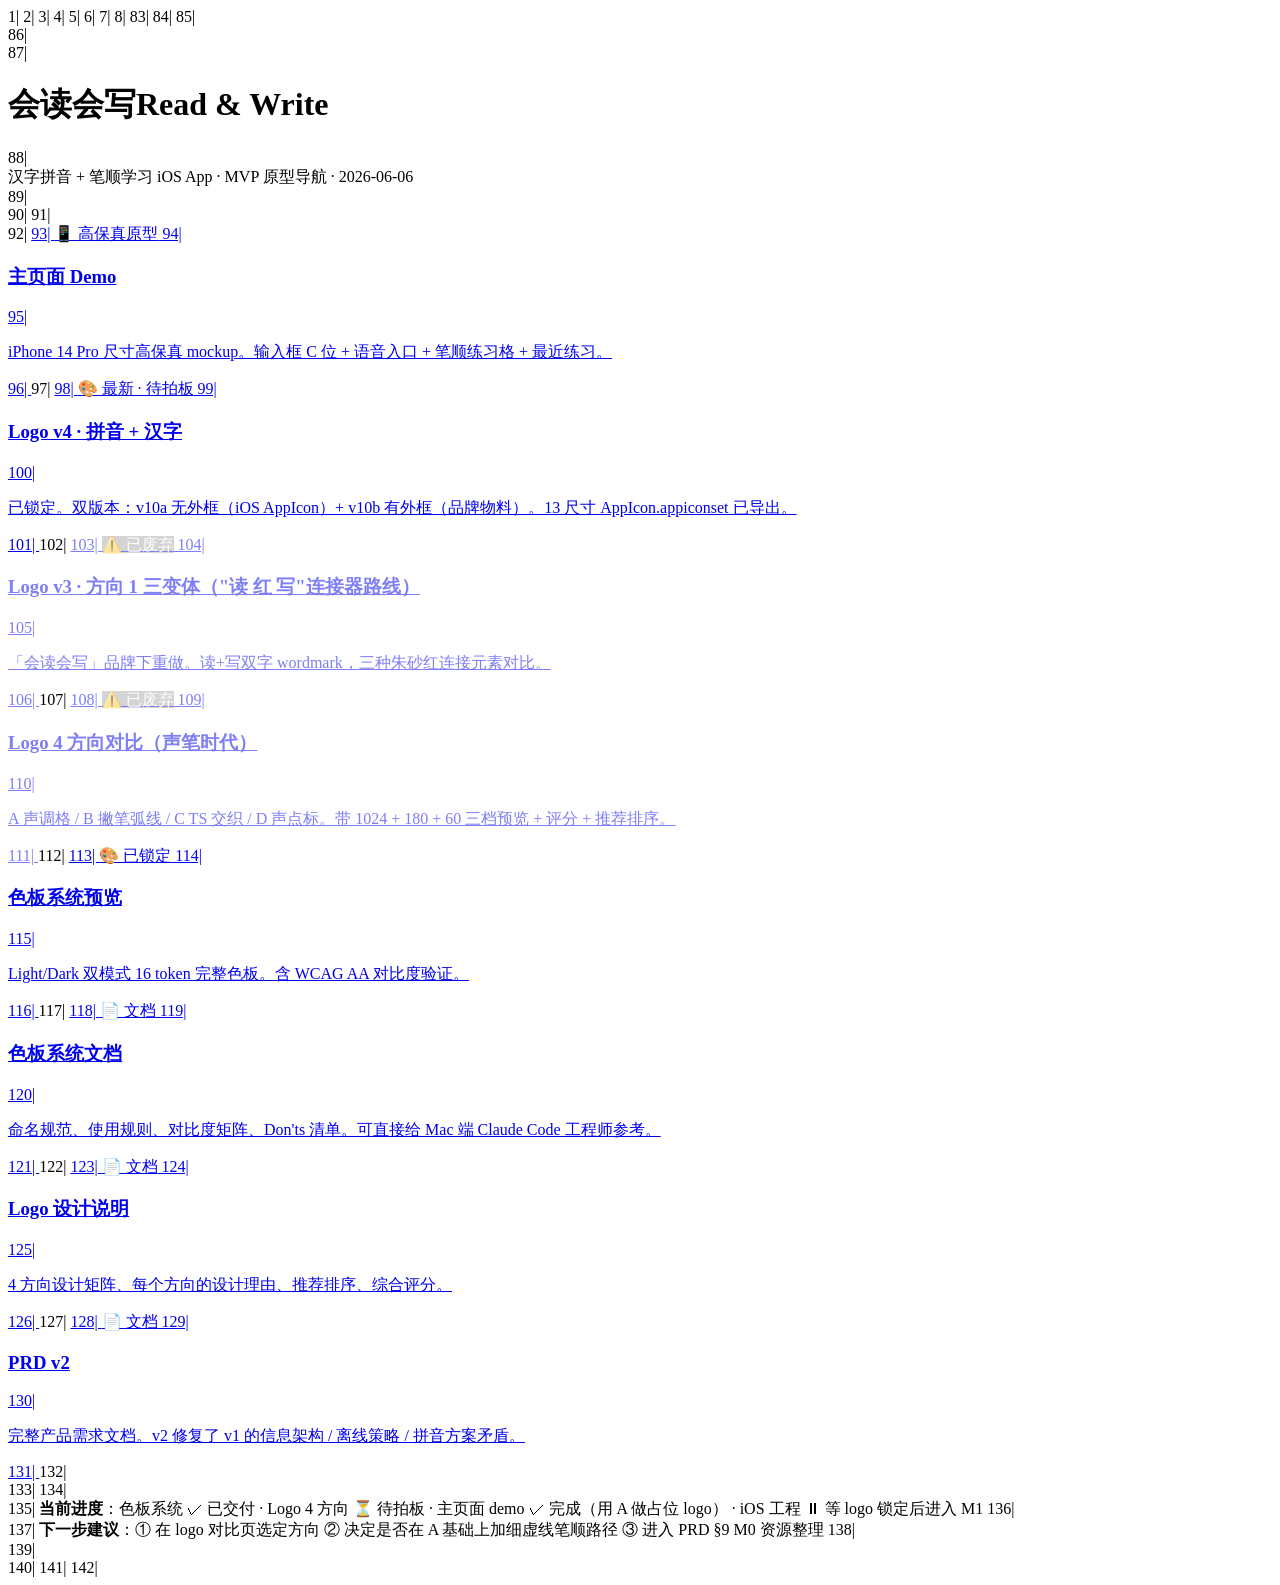
<file: prototype/index.html>
1|<!DOCTYPE html>
2|<html lang="zh-CN">
3|<head>
4|<meta charset="UTF-8">
5|<meta name="viewport" content="width=device-width, initial-scale=1.0">
6|<title>会读会写 · 原型导航</title>
7|<link rel="stylesheet" href="assets/css/tokens.css">
8|<style>
9|  body {
10|    font-family: -apple-system, BlinkMacSystemFont, "PingFang SC", "Noto Sans SC", sans-serif;
11|    background: var(--bg-primary);
12|    color: var(--ink-primary);
13|    margin: 0;
14|    padding: 40px 20px;
15|    min-height: 100vh;
16|    box-sizing: border-box;
17|  }
18|  .wrap { max-width: 720px; margin: 0 auto; }
19|  header { margin-bottom: 32px; }
20|  h1 { font-size: 32px; margin: 0 0 4px; font-weight: 600; letter-spacing: 0.5px; }
21|  h1 .en { color: var(--ink-tertiary); font-size: 18px; font-weight: 400; margin-left: 8px; }
22|  .subtitle { color: var(--ink-tertiary); font-size: 14px; }
23|  .nav-grid {
24|    display: grid;
25|    grid-template-columns: 1fr;
26|    gap: 14px;
27|    margin-top: 24px;
28|  }
29|  @media (min-width: 600px) {
30|    .nav-grid { grid-template-columns: repeat(2, 1fr); }
31|  }
32|  .nav-card {
33|    background: var(--bg-secondary);
34|    border-radius: 16px;
35|    padding: 22px 22px 20px;
36|    text-decoration: none;
37|    color: inherit;
38|    transition: transform 0.15s, box-shadow 0.15s;
39|    border: 1px solid var(--stroke-divider);
40|    display: flex;
41|    flex-direction: column;
42|    gap: 6px;
43|  }
44|  .nav-card:hover {
45|    transform: translateY(-2px);
46|    box-shadow: var(--shadow-card);
47|    border-color: var(--accent-primary);
48|  }
49|  .nav-card .tag {
50|    display: inline-block;
51|    font-size: 11px;
52|    color: var(--accent-primary);
53|    background: var(--bg-primary);
54|    padding: 3px 8px;
55|    border-radius: 4px;
56|    align-self: flex-start;
57|    font-weight: 500;
58|    letter-spacing: 0.5px;
59|    margin-bottom: 4px;
60|  }
61|  .nav-card h3 {
62|    margin: 0 0 4px;
63|    font-size: 17px;
64|    font-weight: 600;
65|  }
66|  .nav-card p {
67|    margin: 0;
68|    color: var(--ink-secondary);
69|    font-size: 13px;
70|    line-height: 1.6;
71|  }
72|  .meta {
73|    margin-top: 36px;
74|    padding: 18px 20px;
75|    background: var(--bg-secondary);
76|    border-radius: 12px;
77|    font-size: 13px;
78|    color: var(--ink-secondary);
79|    line-height: 1.7;
80|  }
81|  .meta strong { color: var(--ink-primary); }
82|</style>
83|</head>
84|<body>
85|<div class="wrap">
86|  <header>
87|    <h1>会读会写<span class="en">Read &amp; Write</span></h1>
88|    <div class="subtitle">汉字拼音 + 笔顺学习 iOS App · MVP 原型导航 · 2026-06-06</div>
89|  </header>
90|
91|  <div class="nav-grid">
92|    <a class="nav-card" href="screens/home.html">
93|      <span class="tag">📱 高保真原型</span>
94|      <h3>主页面 Demo</h3>
95|      <p>iPhone 14 Pro 尺寸高保真 mockup。输入框 C 位 + 语音入口 + 笔顺练习格 + 最近练习。</p>
96|    </a>
97|            <a class="nav-card" href="screens/logo-v4.html">
98|      <span class="tag">🎨 最新 · 待拍板</span>
99|      <h3>Logo v4 · 拼音 + 汉字</h3>
100|      <p>已锁定。双版本：v10a 无外框（iOS AppIcon）+ v10b 有外框（品牌物料）。13 尺寸 AppIcon.appiconset 已导出。</p>
101|    </a>
102|    <a class="nav-card" href="screens/logo-v3.html" style="opacity:0.5">
103|      <span class="tag" style="background:#aaa;color:#fff">⚠️ 已废弃</span>
104|      <h3>Logo v3 · 方向 1 三变体（"读 红 写"连接器路线）</h3>
105|      <p>「会读会写」品牌下重做。读+写双字 wordmark，三种朱砂红连接元素对比。</p>
106|    </a>
107|    <a class="nav-card" href="screens/logo-compare.html" style="opacity:0.5">
108|      <span class="tag" style="background:#aaa;color:#fff">⚠️ 已废弃</span>
109|      <h3>Logo 4 方向对比（声笔时代）</h3>
110|      <p>A 声调格 / B 撇笔弧线 / C TS 交织 / D 声点标。带 1024 + 180 + 60 三档预览 + 评分 + 推荐排序。</p>
111|    </a>
112|    <a class="nav-card" href="../tokens/color-preview.html">
113|      <span class="tag">🎨 已锁定</span>
114|      <h3>色板系统预览</h3>
115|      <p>Light/Dark 双模式 16 token 完整色板。含 WCAG AA 对比度验证。</p>
116|    </a>
117|    <a class="nav-card" href="../COLOR-SYSTEM.md">
118|      <span class="tag">📄 文档</span>
119|      <h3>色板系统文档</h3>
120|      <p>命名规范、使用规则、对比度矩阵、Don'ts 清单。可直接给 Mac 端 Claude Code 工程师参考。</p>
121|    </a>
122|    <a class="nav-card" href="../logos-v2/LOGO-EXPLORATION.md">
123|      <span class="tag">📄 文档</span>
124|      <h3>Logo 设计说明</h3>
125|      <p>4 方向设计矩阵、每个方向的设计理由、推荐排序、综合评分。</p>
126|    </a>
127|    <a class="nav-card" href="../PRD.md">
128|      <span class="tag">📄 文档</span>
129|      <h3>PRD v2</h3>
130|      <p>完整产品需求文档。v2 修复了 v1 的信息架构 / 离线策略 / 拼音方案矛盾。</p>
131|    </a>
132|  </div>
133|
134|  <div class="meta">
135|    <strong>当前进度</strong>：色板系统 ✓ 已交付 · Logo 4 方向 ⏳ 待拍板 · 主页面 demo ✓ 完成（用 A 做占位 logo） · iOS 工程 ⏸ 等 logo 锁定后进入 M1
136|    <br>
137|    <strong>下一步建议</strong>：① 在 logo 对比页选定方向 ② 决定是否在 A 基础上加细虚线笔顺路径 ③ 进入 PRD §9 M0 资源整理
138|  </div>
139|</div>
140|</body>
141|</html>
142|
</file>
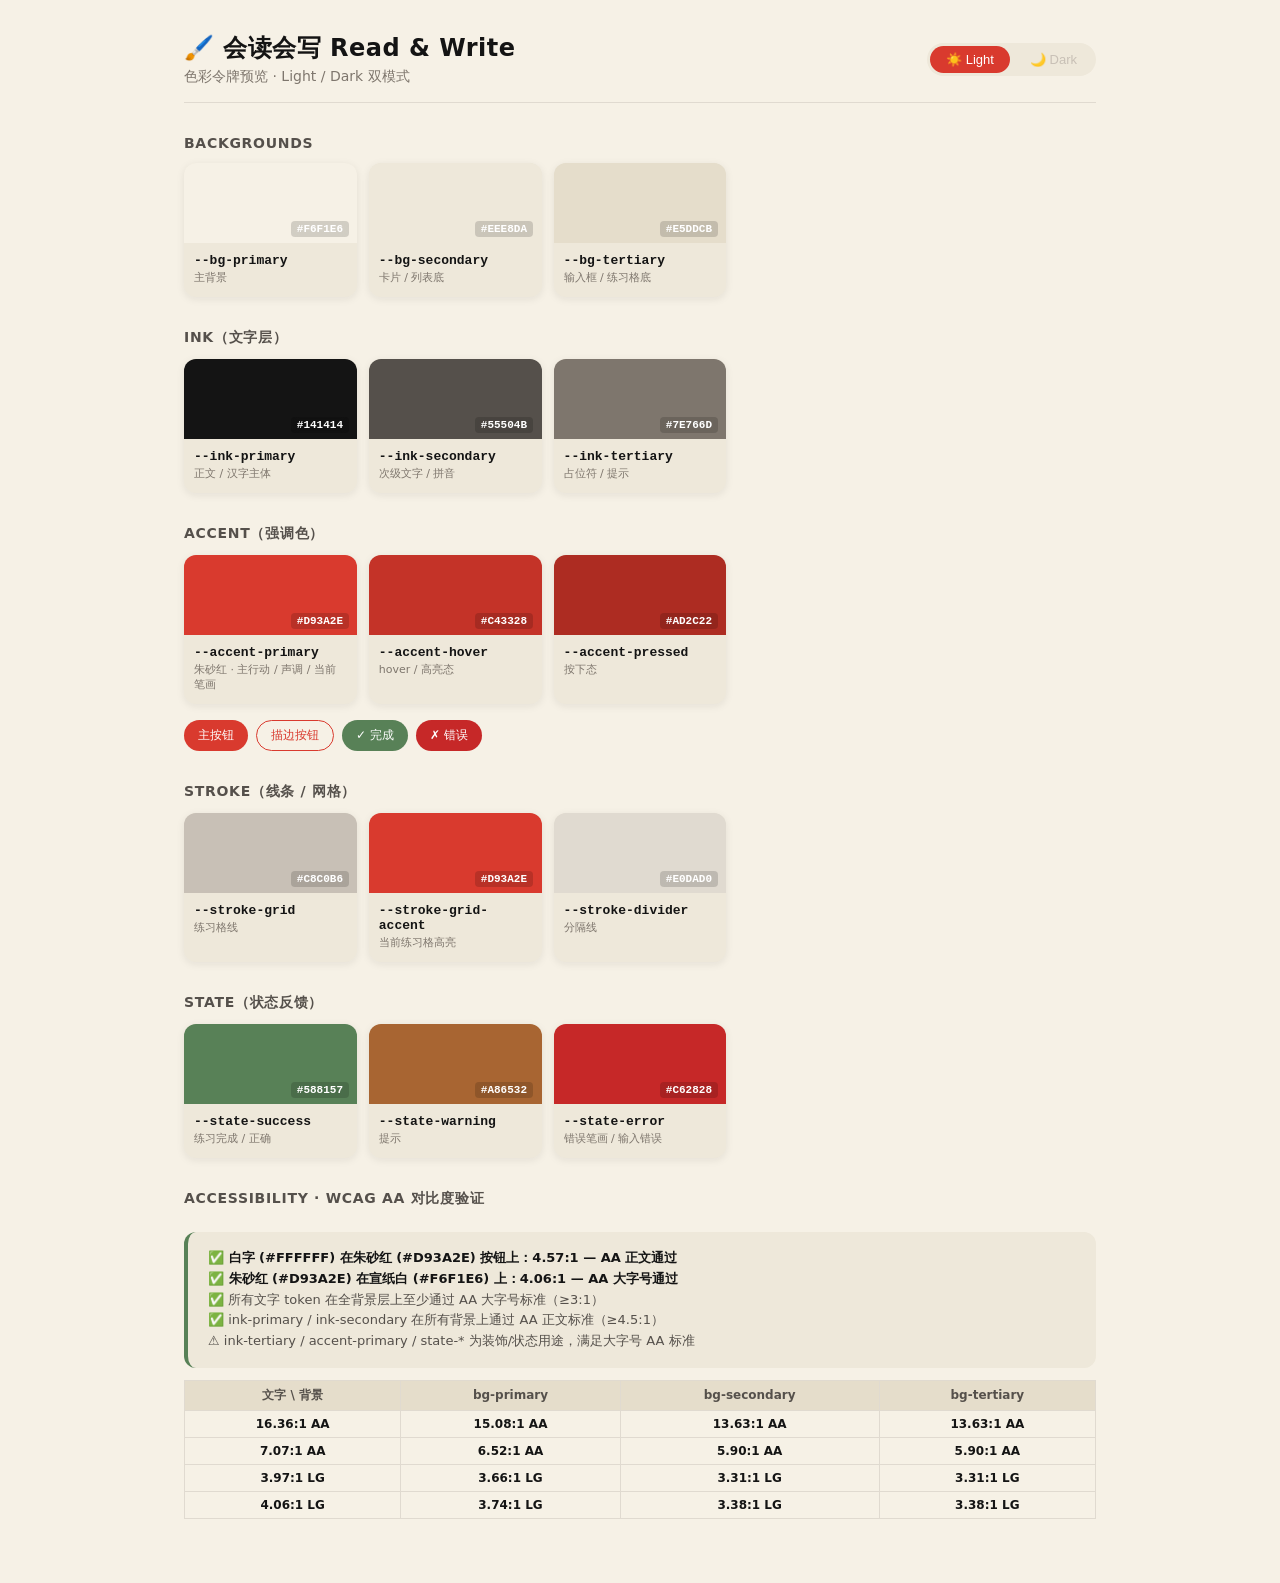
<file: tokens/color-preview.html>
<!DOCTYPE html>
<html lang="zh-CN">
<head>
<meta charset="UTF-8">
<meta name="viewport" content="width=device-width, initial-scale=1.0">
<title>会读会写 Read & Write — 色彩令牌预览</title>
<link rel="stylesheet" href="tokens.css">
<style>
  *, *::before, *::after { box-sizing: border-box; margin: 0; padding: 0; }

  body {
    font-family: -apple-system, "PingFang SC", "SF Pro Text", system-ui, sans-serif;
    background: var(--bg-primary);
    color: var(--ink-primary);
    transition: background 0.3s ease, color 0.3s ease;
    padding: 32px 24px;
    max-width: 960px;
    margin: 0 auto;
  }

  /* ---- Header -------------------------------------------- */
  header {
    display: flex;
    justify-content: space-between;
    align-items: center;
    margin-bottom: 32px;
    padding-bottom: 16px;
    border-bottom: 1px solid var(--stroke-divider);
  }
  h1 {
    font-size: 24px;
    font-weight: 700;
    letter-spacing: 0.02em;
  }
  .subtitle {
    font-size: 14px;
    color: var(--ink-tertiary);
    margin-top: 4px;
  }

  /* ---- Theme Toggle -------------------------------------- */
  .theme-toggle {
    display: flex;
    gap: 4px;
    background: var(--bg-secondary);
    border-radius: 20px;
    padding: 3px;
  }
  .theme-toggle button {
    border: none;
    background: transparent;
    color: var(--ink-secondary);
    font-size: 13px;
    font-weight: 500;
    padding: 6px 16px;
    border-radius: 17px;
    cursor: pointer;
    transition: all 0.2s ease;
  }
  .theme-toggle button.active {
    background: var(--accent-primary);
    color: #FFFFFF;
  }

  /* ---- Section ------------------------------------------- */
  .section {
    margin-bottom: 32px;
  }
  .section-title {
    font-size: 14px;
    font-weight: 600;
    color: var(--ink-secondary);
    margin-bottom: 12px;
    letter-spacing: 0.05em;
    text-transform: uppercase;
  }

  /* ---- Token Grid ---------------------------------------- */
  .grid {
    display: grid;
    grid-template-columns: repeat(auto-fill, minmax(160px, 1fr));
    gap: 12px;
  }

  .token-card {
    background: var(--bg-secondary);
    border-radius: 12px;
    overflow: hidden;
    box-shadow: var(--shadow-card);
    transition: background 0.3s ease;
  }

  .token-swatch {
    height: 80px;
    position: relative;
    display: flex;
    align-items: flex-end;
    justify-content: flex-end;
    padding: 6px 8px;
  }

  /* Show hex on colored swatches */
  .token-swatch .hex-overlay {
    font-size: 11px;
    font-weight: 600;
    font-family: "SF Mono", "Menlo", monospace;
    padding: 2px 6px;
    border-radius: 4px;
    background: rgba(0,0,0,0.15);
    backdrop-filter: blur(4px);
    color: #fff;
  }

  .token-swatch.dark-hex .hex-overlay {
    background: rgba(255,255,255,0.15);
    color: #fff;
  }

  .token-swatch.light-hex .hex-overlay {
    background: rgba(0,0,0,0.08);
    color: var(--ink-primary);
  }

  .token-info {
    padding: 10px 10px 12px;
  }
  .token-name {
    font-size: 13px;
    font-weight: 600;
    color: var(--ink-primary);
    font-family: "SF Mono", "Menlo", monospace;
  }
  .token-usage {
    font-size: 11px;
    color: var(--ink-tertiary);
    margin-top: 2px;
  }

  /* ---- Special badge ------------------------------------- */
  .badge-row {
    display: flex;
    gap: 8px;
    flex-wrap: wrap;
    margin-top: 16px;
  }
  .badge {
    display: inline-flex;
    align-items: center;
    gap: 6px;
    padding: 6px 14px;
    border-radius: 20px;
    font-size: 12px;
    font-weight: 500;
  }
  .badge-accent {
    background: var(--accent-primary);
    color: #FFFFFF;
  }
  .badge-outline {
    border: 1.5px solid var(--accent-primary);
    color: var(--accent-primary);
    background: transparent;
  }
  .badge-success {
    background: var(--state-success);
    color: #FFFFFF;
  }
  .badge-error {
    background: var(--state-error);
    color: #FFFFFF;
  }

  /* ---- Accessibility Note -------------------------------- */
  .a11y-note {
    margin-top: 24px;
    padding: 16px 20px;
    background: var(--bg-secondary);
    border-radius: 12px;
    border-left: 4px solid var(--state-success);
    font-size: 13px;
    line-height: 1.6;
    color: var(--ink-secondary);
  }
  .a11y-note strong { color: var(--ink-primary); }

  /* ---- Contrast Matrix -------------------------------- */
  .matrix {
    width: 100%;
    border-collapse: collapse;
    margin-top: 12px;
    font-size: 12px;
  }
  .matrix th, .matrix td {
    padding: 6px 8px;
    text-align: center;
    border: 1px solid var(--stroke-divider);
  }
  .matrix th {
    background: var(--bg-tertiary);
    font-weight: 600;
    color: var(--ink-secondary);
  }
  .matrix td {
    color: var(--ink-primary);
  }
  .pass-aa { color: var(--state-success); font-weight: 600; }
  .pass-lg { color: var(--state-warning); font-weight: 600; }
  .fail    { color: var(--state-error); font-weight: 600; }

  /* ---- Responsive ---------------------------------------- */
  @media (max-width: 600px) {
    body { padding: 16px 12px; }
    header { flex-direction: column; align-items: flex-start; gap: 12px; }
    .grid { grid-template-columns: repeat(auto-fill, minmax(130px, 1fr)); }
  }
</style>
</head>
<body>

<header>
  <div>
    <h1>🖌️ 会读会写 Read &amp; Write</h1>
    <div class="subtitle">色彩令牌预览 · Light / Dark 双模式</div>
  </div>
  <div class="theme-toggle" id="themeToggle">
    <button class="active" data-theme="light">☀️ Light</button>
    <button data-theme="dark">🌙 Dark</button>
  </div>
</header>

<!-- ==================== BACKGROUNDS ==================== -->
<section class="section">
  <div class="section-title">Backgrounds</div>
  <div class="grid">
    <div class="token-card">
      <div class="token-swatch" style="background: var(--bg-primary);">
        <span class="hex-overlay" id="hex-bg-primary">#F6F1E6</span>
      </div>
      <div class="token-info">
        <div class="token-name">--bg-primary</div>
        <div class="token-usage">主背景</div>
      </div>
    </div>
    <div class="token-card">
      <div class="token-swatch" style="background: var(--bg-secondary);">
        <span class="hex-overlay" id="hex-bg-secondary">#EEE8DA</span>
      </div>
      <div class="token-info">
        <div class="token-name">--bg-secondary</div>
        <div class="token-usage">卡片 / 列表底</div>
      </div>
    </div>
    <div class="token-card">
      <div class="token-swatch" style="background: var(--bg-tertiary);">
        <span class="hex-overlay" id="hex-bg-tertiary">#E5DDCB</span>
      </div>
      <div class="token-info">
        <div class="token-name">--bg-tertiary</div>
        <div class="token-usage">输入框 / 练习格底</div>
      </div>
    </div>
  </div>
</section>

<!-- ==================== INK ==================== -->
<section class="section">
  <div class="section-title">Ink（文字层）</div>
  <div class="grid">
    <div class="token-card">
      <div class="token-swatch" style="background: var(--ink-primary);">
        <span class="hex-overlay" id="hex-ink-primary">#141414</span>
      </div>
      <div class="token-info">
        <div class="token-name">--ink-primary</div>
        <div class="token-usage">正文 / 汉字主体</div>
      </div>
    </div>
    <div class="token-card">
      <div class="token-swatch" style="background: var(--ink-secondary);">
        <span class="hex-overlay" id="hex-ink-secondary">#55504B</span>
      </div>
      <div class="token-info">
        <div class="token-name">--ink-secondary</div>
        <div class="token-usage">次级文字 / 拼音</div>
      </div>
    </div>
    <div class="token-card">
      <div class="token-swatch" style="background: var(--ink-tertiary);">
        <span class="hex-overlay" id="hex-ink-tertiary">#7E766D</span>
      </div>
      <div class="token-info">
        <div class="token-name">--ink-tertiary</div>
        <div class="token-usage">占位符 / 提示</div>
      </div>
    </div>
  </div>
</section>

<!-- ==================== ACCENT ==================== -->
<section class="section">
  <div class="section-title">Accent（强调色）</div>
  <div class="grid">
    <div class="token-card">
      <div class="token-swatch" style="background: var(--accent-primary);">
        <span class="hex-overlay" id="hex-accent-primary">#D93A2E</span>
      </div>
      <div class="token-info">
        <div class="token-name">--accent-primary</div>
        <div class="token-usage">朱砂红 · 主行动 / 声调 / 当前笔画</div>
      </div>
    </div>
    <div class="token-card">
      <div class="token-swatch" style="background: var(--accent-hover);">
        <span class="hex-overlay" id="hex-accent-hover">#C43328</span>
      </div>
      <div class="token-info">
        <div class="token-name">--accent-hover</div>
        <div class="token-usage">hover / 高亮态</div>
      </div>
    </div>
    <div class="token-card">
      <div class="token-swatch" style="background: var(--accent-pressed);">
        <span class="hex-overlay" id="hex-accent-pressed">#AD2C22</span>
      </div>
      <div class="token-info">
        <div class="token-name">--accent-pressed</div>
        <div class="token-usage">按下态</div>
      </div>
    </div>
  </div>

  <!-- Badge examples -->
  <div class="badge-row">
    <span class="badge badge-accent">主按钮</span>
    <span class="badge badge-outline">描边按钮</span>
    <span class="badge badge-success">✓ 完成</span>
    <span class="badge badge-error">✗ 错误</span>
  </div>
</section>

<!-- ==================== STROKE ==================== -->
<section class="section">
  <div class="section-title">Stroke（线条 / 网格）</div>
  <div class="grid">
    <div class="token-card">
      <div class="token-swatch" style="background: var(--stroke-grid);">
        <span class="hex-overlay" id="hex-stroke-grid">#C8C0B6</span>
      </div>
      <div class="token-info">
        <div class="token-name">--stroke-grid</div>
        <div class="token-usage">练习格线</div>
      </div>
    </div>
    <div class="token-card">
      <div class="token-swatch" style="background: var(--stroke-grid-accent);">
        <span class="hex-overlay" id="hex-stroke-grid-accent">#D93A2E</span>
      </div>
      <div class="token-info">
        <div class="token-name">--stroke-grid-accent</div>
        <div class="token-usage">当前练习格高亮</div>
      </div>
    </div>
    <div class="token-card">
      <div class="token-swatch" style="background: var(--stroke-divider);">
        <span class="hex-overlay" id="hex-stroke-divider">#E0DAD0</span>
      </div>
      <div class="token-info">
        <div class="token-name">--stroke-divider</div>
        <div class="token-usage">分隔线</div>
      </div>
    </div>
  </div>
</section>

<!-- ==================== STATE ==================== -->
<section class="section">
  <div class="section-title">State（状态反馈）</div>
  <div class="grid">
    <div class="token-card">
      <div class="token-swatch" style="background: var(--state-success);">
        <span class="hex-overlay" id="hex-state-success">#588157</span>
      </div>
      <div class="token-info">
        <div class="token-name">--state-success</div>
        <div class="token-usage">练习完成 / 正确</div>
      </div>
    </div>
    <div class="token-card">
      <div class="token-swatch" style="background: var(--state-warning);">
        <span class="hex-overlay" id="hex-state-warning">#A86532</span>
      </div>
      <div class="token-info">
        <div class="token-name">--state-warning</div>
        <div class="token-usage">提示</div>
      </div>
    </div>
    <div class="token-card">
      <div class="token-swatch" style="background: var(--state-error);">
        <span class="hex-overlay" id="hex-state-error">#C62828</span>
      </div>
      <div class="token-info">
        <div class="token-name">--state-error</div>
        <div class="token-usage">错误笔画 / 输入错误</div>
      </div>
    </div>
  </div>
</section>

<!-- ==================== ACCESSIBILITY ==================== -->
<section class="section">
  <div class="section-title">Accessibility · WCAG AA 对比度验证</div>

  <div class="a11y-note">
    <strong>✅ 白字 (#FFFFFF) 在朱砂红 (#D93A2E) 按钮上：4.57:1 — AA 正文通过</strong><br>
    <strong>✅ 朱砂红 (#D93A2E) 在宣纸白 (#F6F1E6) 上：4.06:1 — AA 大字号通过</strong><br>
    ✅ 所有文字 token 在全背景层上至少通过 AA 大字号标准（≥3:1）<br>
    ✅ ink-primary / ink-secondary 在所有背景上通过 AA 正文标准（≥4.5:1）<br>
    ⚠️ ink-tertiary / accent-primary / state-* 为装饰/状态用途，满足大字号 AA 标准
  </div>

  <table class="matrix" id="contrastMatrix">
    <thead>
      <tr>
        <th>文字 \ 背景</th>
        <th bg-primary>bg-primary</th>
        <th bg-secondary>bg-secondary</th>
        <th bg-tertiary>bg-tertiary</th>
      </tr>
    </thead>
    <tbody>
      <tr>
        <td><strong>ink-primary</strong></td>
        <td class="pass-aa">16.36:1 AA</td>
        <td class="pass-aa">15.08:1 AA</td>
        <td class="pass-aa">13.63:1 AA</td>
      </tr>
      <tr>
        <td><strong>ink-secondary</strong></td>
        <td class="pass-aa">7.07:1 AA</td>
        <td class="pass-aa">6.52:1 AA</td>
        <td class="pass-aa">5.90:1 AA</td>
      </tr>
      <tr>
        <td><strong>ink-tertiary</strong></td>
        <td class="pass-lg">3.97:1 LG</td>
        <td class="pass-lg">3.66:1 LG</td>
        <td class="pass-lg">3.31:1 LG</td>
      </tr>
      <tr>
        <td><strong>accent-primary</strong></td>
        <td class="pass-lg">4.06:1 LG</td>
        <td class="pass-lg">3.74:1 LG</td>
        <td class="pass-lg">3.38:1 LG</td>
      </tr>
    </tbody>
  </table>
</section>

<script>
  // ---- Theme Toggle ----------------------------------------
  const buttons = document.querySelectorAll('#themeToggle button');
  const root = document.documentElement;

  // Hex values for each mode
  const hexValues = {
    light: {
      'hex-bg-primary': '#F6F1E6',
      'hex-bg-secondary': '#EEE8DA',
      'hex-bg-tertiary': '#E5DDCB',
      'hex-ink-primary': '#141414',
      'hex-ink-secondary': '#55504B',
      'hex-ink-tertiary': '#7E766D',
      'hex-accent-primary': '#D93A2E',
      'hex-accent-hover': '#C43328',
      'hex-accent-pressed': '#AD2C22',
      'hex-stroke-grid': '#C8C0B6',
      'hex-stroke-grid-accent': '#D93A2E',
      'hex-stroke-divider': '#E0DAD0',
      'hex-state-success': '#588157',
      'hex-state-warning': '#A86532',
      'hex-state-error': '#C62828',
    },
    dark: {
      'hex-bg-primary': '#1A1A1A',
      'hex-bg-secondary': '#242424',
      'hex-bg-tertiary': '#2C2C2C',
      'hex-ink-primary': '#F6F1E6',
      'hex-ink-secondary': '#C8C0B6',
      'hex-ink-tertiary': '#8A8278',
      'hex-accent-primary': '#D93A2E',
      'hex-accent-hover': '#E54A3E',
      'hex-accent-pressed': '#BF2E22',
      'hex-stroke-grid': '#5C5550',
      'hex-stroke-grid-accent': '#D93A2E',
      'hex-stroke-divider': '#3A3530',
      'hex-state-success': '#6AAF6A',
      'hex-state-warning': '#E0A060',
      'hex-state-error': '#EF5350',
    },
  };

  function setTheme(theme) {
    root.setAttribute('data-theme', theme);
    buttons.forEach(btn => {
      btn.classList.toggle('active', btn.dataset.theme === theme);
    });
    // Update hex overlays
    const hexData = hexValues[theme];
    for (const [id, hex] of Object.entries(hexData)) {
      const el = document.getElementById(id);
      if (el) el.textContent = hex;
    }
    // Update contrast matrix for dark mode
    updateMatrix(theme);
  }

  function updateMatrix(theme) {
    const isDark = theme === 'dark';
    const matrix = document.getElementById('contrastMatrix');
    const rows = matrix.querySelectorAll('tbody tr');
    // Dark mode values
    const darkMatrix = {
      0: ['15.45:1', '13.78:1', '12.40:1'],  // ink-primary
      1: ['9.67:1', '8.63:1', '7.76:1'],     // ink-secondary
      2: ['4.60:1', '4.10:1', '3.69:1'],     // ink-tertiary
      3: ['3.81:1', '3.40:1', '3.06:1'],     // accent-primary
    };
    const lightMatrix = {
      0: ['16.36:1', '15.08:1', '13.63:1'],
      1: ['7.07:1', '6.52:1', '5.90:1'],
      2: ['3.97:1', '3.66:1', '3.31:1'],
      3: ['4.06:1', '3.74:1', '3.38:1'],
    };
    const data = isDark ? darkMatrix : lightMatrix;
    rows.forEach((row, ri) => {
      const cells = row.querySelectorAll('td');
      cells.forEach((cell, ci) => {
        if (ci < 3) {
          const val = data[ri][ci];
          const num = parseFloat(val);
          cell.textContent = val + (num >= 4.5 ? ' AA' : num >= 3.0 ? ' LG' : '');
          cell.className = num >= 4.5 ? 'pass-aa' : num >= 3.0 ? 'pass-lg' : 'fail';
        }
      });
    });
  }

  buttons.forEach(btn => {
    btn.addEventListener('click', () => setTheme(btn.dataset.theme));
  });

  // ---- Respect system preference on load -------------------
  const prefersDark = window.matchMedia('(prefers-color-scheme: dark)').matches;
  setTheme(prefersDark ? 'dark' : 'light');

  // Listen for system changes
  window.matchMedia('(prefers-color-scheme: dark)').addEventListener('change', (e) => {
    setTheme(e.matches ? 'dark' : 'light');
  });
</script>

</body>
</html>
</file>
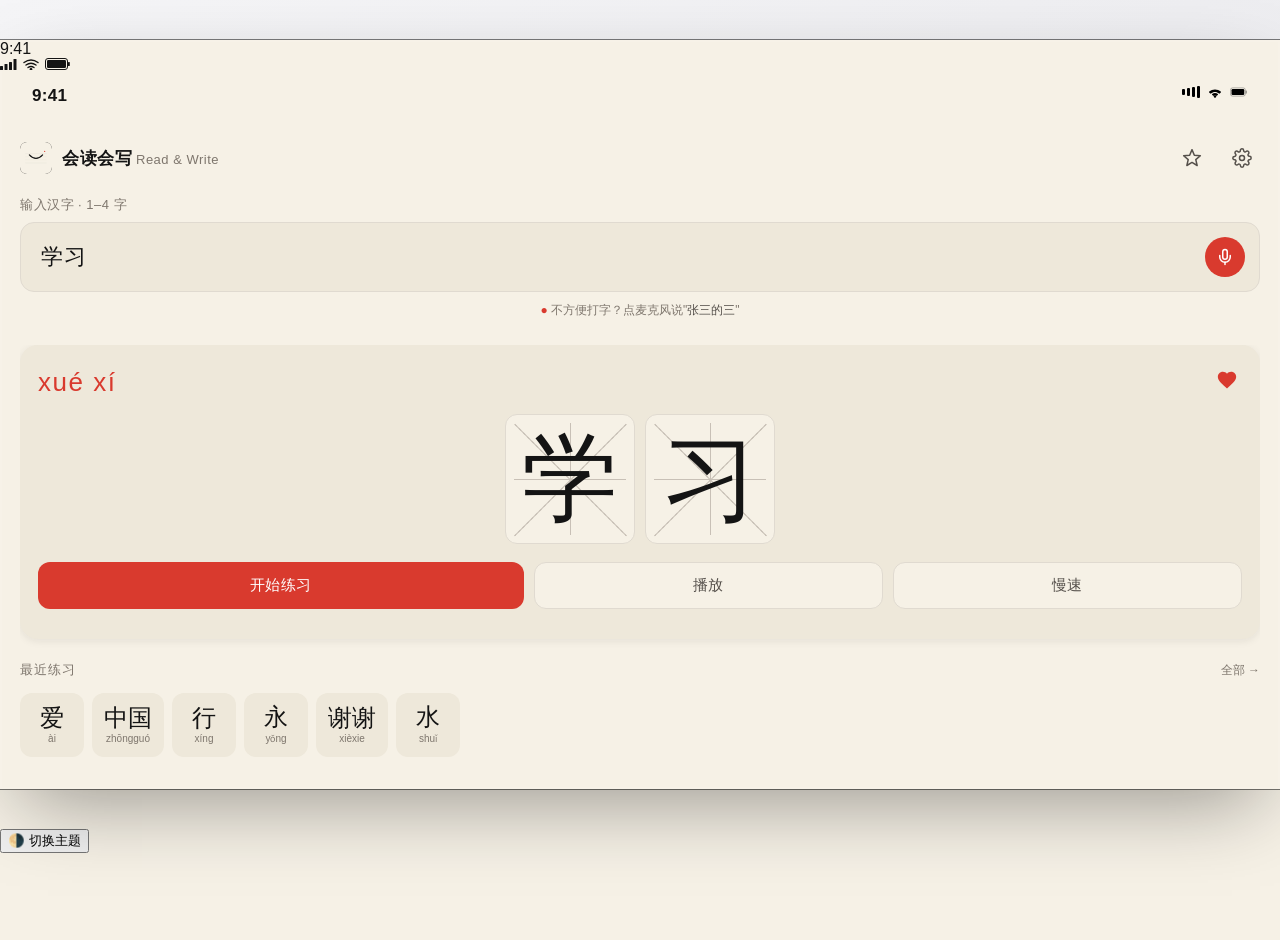
<file: prototype/screens/home.html>
<!DOCTYPE html>
<html lang="zh-CN">
<head>
<meta charset="UTF-8">
<meta name="viewport" content="width=device-width, initial-scale=1.0">
<title>会读会写 · 主页</title>
<link rel="stylesheet" href="../assets/css/tokens.css">
<link rel="stylesheet" href="../assets/css/iphone-frame.css">
<style>
  /* ---------- 主页面专属样式 ---------- */
  body {
    font-family: -apple-system, BlinkMacSystemFont, "PingFang SC", "Noto Sans SC", "Helvetica Neue", sans-serif;
    background: var(--bg-primary);
    color: var(--ink-primary);
    margin: 0;
  }
  .home {
    display: flex;
    flex-direction: column;
    height: 100%;
    padding: 0 20px;
    box-sizing: border-box;
  }
  /* ---- 顶部 brand bar ---- */
  .topbar {
    display: flex;
    justify-content: space-between;
    align-items: center;
    padding: 16px 0 12px;
  }
  .brand {
    display: flex;
    align-items: center;
    gap: 10px;
  }
  .brand-icon {
    width: 32px;
    height: 32px;
    border-radius: 7px;
    background: var(--ink-primary);
    display: flex;
    align-items: center;
    justify-content: center;
    overflow: hidden;
  }
  .brand-icon img {
    width: 100%;
    height: 100%;
    object-fit: cover;
  }
  .brand-name {
    font-size: 17px;
    font-weight: 600;
    letter-spacing: 0.5px;
  }
  .brand-name .en {
    color: var(--ink-tertiary);
    font-weight: 400;
    margin-left: 4px;
    font-size: 13px;
  }
  .topbar-actions {
    display: flex;
    gap: 14px;
  }
  .icon-btn {
    width: 36px;
    height: 36px;
    border-radius: 10px;
    background: transparent;
    border: none;
    display: flex;
    align-items: center;
    justify-content: center;
    color: var(--ink-secondary);
    cursor: pointer;
    transition: background 0.15s;
  }
  .icon-btn:hover { background: var(--bg-secondary); }
  .icon-btn svg { width: 20px; height: 20px; }

  /* ---- 输入区（C 位） ---- */
  .input-section {
    margin-top: 8px;
    margin-bottom: 4px;
  }
  .input-label {
    font-size: 13px;
    color: var(--ink-tertiary);
    margin-bottom: 8px;
    letter-spacing: 0.5px;
  }
  .input-wrap {
    position: relative;
    display: flex;
    align-items: center;
    background: var(--bg-secondary);
    border: 1.5px solid var(--stroke-divider);
    border-radius: 14px;
    padding: 14px 14px 14px 18px;
    transition: border-color 0.2s;
  }
  .input-wrap:focus-within {
    border-color: var(--accent-primary);
  }
  .input-wrap input {
    flex: 1;
    background: transparent;
    border: none;
    outline: none;
    font-size: 22px;
    color: var(--ink-primary);
    font-family: inherit;
    min-width: 0;
    letter-spacing: 1px;
  }
  .input-wrap input::placeholder {
    color: var(--ink-tertiary);
    font-size: 18px;
    letter-spacing: 0.5px;
  }
  .mic-btn {
    flex-shrink: 0;
    margin-left: 10px;
    width: 40px;
    height: 40px;
    border-radius: 50%;
    background: var(--accent-primary);
    border: none;
    display: flex;
    align-items: center;
    justify-content: center;
    cursor: pointer;
    transition: background 0.15s;
  }
  .mic-btn:hover { background: var(--accent-hover); }
  .mic-btn:active { background: var(--accent-pressed); }
  .mic-btn svg { width: 18px; height: 18px; color: white; }
  .input-hint {
    font-size: 12px;
    color: var(--ink-tertiary);
    margin-top: 10px;
    text-align: center;
  }
  .input-hint .dot { color: var(--accent-primary); }
  .input-hint strong { color: var(--ink-secondary); font-weight: 500; }

  /* ---- 学习状态区 ---- */
  .learn-section {
    margin-top: 22px;
    flex: 1;
    overflow-y: auto;
    -webkit-overflow-scrolling: touch;
  }
  .learn-card {
    background: var(--bg-secondary);
    border-radius: 18px;
    padding: 20px 18px 18px;
    box-shadow: var(--shadow-card);
  }
  .learn-meta {
    display: flex;
    align-items: baseline;
    justify-content: space-between;
    margin-bottom: 16px;
  }
  .pinyin-display {
    display: flex;
    align-items: baseline;
    gap: 8px;
  }
  .pinyin-main {
    font-size: 26px;
    color: var(--accent-primary);
    font-weight: 500;
    letter-spacing: 1.5px;
  }
  .pinyin-alt {
    font-size: 12px;
    color: var(--ink-tertiary);
  }
  .pinyin-alt strong {
    color: var(--ink-secondary);
    font-weight: 500;
  }
  .fav-btn {
    background: none;
    border: none;
    cursor: pointer;
    padding: 4px;
    color: var(--ink-tertiary);
    transition: color 0.15s;
  }
  .fav-btn.active { color: var(--accent-primary); }
  .fav-btn svg { width: 22px; height: 22px; }

  /* ---- 笔顺练习格 ---- */
  .stroke-grid-wrap {
    display: flex;
    gap: 10px;
    justify-content: center;
    margin: 4px 0 18px;
  }
  .stroke-cell {
    width: 130px;
    height: 130px;
    background: var(--bg-primary);
    border: 1.5px solid var(--stroke-divider);
    border-radius: 12px;
    position: relative;
    display: flex;
    align-items: center;
    justify-content: center;
  }
  /* 米字格虚线 */
  .stroke-cell::before,
  .stroke-cell::after {
    content: "";
    position: absolute;
    background: var(--stroke-grid);
    pointer-events: none;
  }
  .stroke-cell::before {
    width: 1px;
    height: calc(100% - 16px);
    left: 50%;
    top: 8px;
    background-image: linear-gradient(to bottom, var(--stroke-grid) 50%, transparent 50%);
    background-size: 1px 6px;
    background-repeat: repeat-y;
  }
  .stroke-cell::after {
    height: 1px;
    width: calc(100% - 16px);
    top: 50%;
    left: 8px;
    background-image: linear-gradient(to right, var(--stroke-grid) 50%, transparent 50%);
    background-size: 6px 1px;
    background-repeat: repeat-x;
  }
  /* 米字格对角线（用伪元素的边框 trick） */
  .stroke-cell .diag {
    position: absolute;
    inset: 8px;
    pointer-events: none;
  }
  .stroke-cell .diag::before,
  .stroke-cell .diag::after {
    content: "";
    position: absolute;
    background: var(--stroke-grid);
    width: 1px;
    height: 141%;
    top: -20%;
    left: 50%;
    background-image: linear-gradient(to bottom, var(--stroke-grid) 50%, transparent 50%);
    background-size: 1px 6px;
    background-repeat: repeat-y;
  }
  .stroke-cell .diag::before { transform: rotate(45deg); transform-origin: center; }
  .stroke-cell .diag::after  { transform: rotate(-45deg); transform-origin: center; }
  /* 当前笔画演示 */
  .hanzi-display {
    font-size: 96px;
    color: var(--ink-primary);
    font-family: "Songti SC", "STSong", serif;
    font-weight: 400;
    position: relative;
    z-index: 1;
    line-height: 1;
  }
  .hanzi-display .current-stroke {
    color: var(--accent-primary);
  }

  /* ---- 操作按钮组 ---- */
  .action-group {
    display: flex;
    gap: 10px;
    margin-bottom: 12px;
  }
  .btn {
    flex: 1;
    border: none;
    border-radius: 12px;
    padding: 13px 0;
    font-size: 15px;
    font-weight: 500;
    cursor: pointer;
    font-family: inherit;
    transition: all 0.15s;
    letter-spacing: 0.5px;
  }
  .btn-primary {
    background: var(--accent-primary);
    color: white;
    flex: 1.4;
  }
  .btn-primary:hover { background: var(--accent-hover); }
  .btn-primary:active { background: var(--accent-pressed); }
  .btn-secondary {
    background: var(--bg-primary);
    color: var(--ink-secondary);
    border: 1px solid var(--stroke-divider);
  }
  .btn-secondary:hover { background: var(--bg-tertiary); }

  /* ---- 最近 / 收藏 快捷区 ---- */
  .quick-section {
    margin-top: 22px;
    padding-bottom: 24px;
  }
  .quick-title {
    display: flex;
    justify-content: space-between;
    align-items: center;
    margin-bottom: 10px;
  }
  .quick-title h3 {
    font-size: 13px;
    color: var(--ink-tertiary);
    margin: 0;
    font-weight: 500;
    letter-spacing: 1px;
  }
  .quick-title a {
    font-size: 12px;
    color: var(--ink-tertiary);
    text-decoration: none;
  }
  .recent-list {
    display: flex;
    gap: 8px;
    overflow-x: auto;
    -webkit-overflow-scrolling: touch;
    margin: 0 -20px;
    padding: 4px 20px 8px;
    scrollbar-width: none;
  }
  .recent-list::-webkit-scrollbar { display: none; }
  .recent-chip {
    flex-shrink: 0;
    min-width: 64px;
    height: 64px;
    background: var(--bg-secondary);
    border-radius: 12px;
    display: flex;
    flex-direction: column;
    align-items: center;
    justify-content: center;
    padding: 0 12px;
    cursor: pointer;
    transition: background 0.15s;
  }
  .recent-chip:hover { background: var(--bg-tertiary); }
  .recent-chip .h {
    font-size: 24px;
    color: var(--ink-primary);
    font-family: "Songti SC", "STSong", serif;
    line-height: 1;
  }
  .recent-chip .p {
    font-size: 10px;
    color: var(--ink-tertiary);
    margin-top: 3px;
  }
</style>
</head>
<body>
<div class="iphone-frame">
  <div class="iphone-notch"></div>
  <div class="iphone-statusbar">
    <span class="time">9:41</span>
    <span class="indicators" style="display:flex;align-items:center;gap:6px;">
      <!-- 信号 -->
      <svg width="17" height="11" viewBox="0 0 17 11" fill="currentColor" style="display:block;">
        <rect x="0"  y="7" width="3" height="4" rx="0.5"/>
        <rect x="4.5" y="5" width="3" height="6" rx="0.5"/>
        <rect x="9" y="3" width="3" height="8" rx="0.5"/>
        <rect x="13.5" y="0" width="3" height="11" rx="0.5"/>
      </svg>
      <!-- WiFi -->
      <svg width="16" height="11" viewBox="0 0 16 11" fill="none" stroke="currentColor" stroke-width="1.4" stroke-linecap="round" style="display:block;">
        <path d="M1 3.5 Q8 -1.5 15 3.5"/>
        <path d="M3 6   Q8 2.5 13 6"/>
        <path d="M5 8.5 Q8 6.5 11 8.5"/>
        <circle cx="8" cy="10.5" r="0.7" fill="currentColor"/>
      </svg>
      <!-- 电池 -->
      <svg width="26" height="12" viewBox="0 0 26 12" fill="none" style="display:block;">
        <rect x="0.5" y="0.5" width="22" height="11" rx="2.5" stroke="currentColor" stroke-width="1" fill="none"/>
        <rect x="2"   y="2"   width="19" height="8"  rx="1.2" fill="currentColor"/>
        <rect x="23"  y="4"   width="1.8" height="4"  rx="0.6" fill="currentColor"/>
      </svg>
    </span>
  </div>
  <div class="iphone-screen">
    <div class="home">
      <!-- 顶部 -->
      <div class="topbar">
        <div class="brand">
          <div class="brand-icon">
            <img src="../assets/logo/app-icon.svg" alt="会读会写">
          </div>
          <div class="brand-name">会读会写<span class="en">Read &amp; Write</span></div>
        </div>
        <div class="topbar-actions">
          <button class="icon-btn" aria-label="收藏">
            <svg viewBox="0 0 24 24" fill="none" stroke="currentColor" stroke-width="1.8" stroke-linecap="round" stroke-linejoin="round">
              <path d="M12 17.27 18.18 21l-1.64-7.03L22 9.24l-7.19-.61L12 2 9.19 8.63 2 9.24l5.46 4.73L5.82 21z"/>
            </svg>
          </button>
          <button class="icon-btn" aria-label="设置">
            <svg viewBox="0 0 24 24" fill="none" stroke="currentColor" stroke-width="1.8" stroke-linecap="round" stroke-linejoin="round">
              <circle cx="12" cy="12" r="3"/>
              <path d="M19.4 15a1.65 1.65 0 0 0 .33 1.82l.06.06a2 2 0 0 1 0 2.83 2 2 0 0 1-2.83 0l-.06-.06a1.65 1.65 0 0 0-1.82-.33 1.65 1.65 0 0 0-1 1.51V21a2 2 0 0 1-4 0v-.09A1.65 1.65 0 0 0 9 19.4a1.65 1.65 0 0 0-1.82.33l-.06.06a2 2 0 0 1-2.83 0 2 2 0 0 1 0-2.83l.06-.06a1.65 1.65 0 0 0 .33-1.82 1.65 1.65 0 0 0-1.51-1H3a2 2 0 0 1 0-4h.09A1.65 1.65 0 0 0 4.6 9a1.65 1.65 0 0 0-.33-1.82l-.06-.06a2 2 0 0 1 0-2.83 2 2 0 0 1 2.83 0l.06.06a1.65 1.65 0 0 0 1.82.33H9a1.65 1.65 0 0 0 1-1.51V3a2 2 0 0 1 4 0v.09a1.65 1.65 0 0 0 1 1.51 1.65 1.65 0 0 0 1.82-.33l.06-.06a2 2 0 0 1 2.83 0 2 2 0 0 1 0 2.83l-.06.06a1.65 1.65 0 0 0-.33 1.82V9a1.65 1.65 0 0 0 1.51 1H21a2 2 0 0 1 0 4h-.09a1.65 1.65 0 0 0-1.51 1z"/>
            </svg>
          </button>
        </div>
      </div>

      <!-- 输入区 -->
      <div class="input-section">
        <div class="input-label">输入汉字 · 1–4 字</div>
        <div class="input-wrap">
          <input type="text" placeholder="例如：学习" value="学习" inputmode="text">
          <button class="mic-btn" aria-label="语音录入">
            <svg viewBox="0 0 24 24" fill="none" stroke="currentColor" stroke-width="2" stroke-linecap="round" stroke-linejoin="round">
              <path d="M12 2a3 3 0 0 0-3 3v7a3 3 0 0 0 6 0V5a3 3 0 0 0-3-3z"/>
              <path d="M19 10v2a7 7 0 0 1-14 0v-2"/>
              <line x1="12" y1="19" x2="12" y2="22"/>
            </svg>
          </button>
        </div>
        <div class="input-hint"><span class="dot">●</span> 不方便打字？点麦克风说"<strong>张三的三</strong>"</div>
      </div>

      <!-- 学习状态 -->
      <div class="learn-section">
        <div class="learn-card">
          <div class="learn-meta">
            <div class="pinyin-display">
              <span class="pinyin-main">xué xí</span>
            </div>
            <button class="fav-btn active" aria-label="收藏">
              <svg viewBox="0 0 24 24" fill="currentColor">
                <path d="M12 21.35l-1.45-1.32C5.4 15.36 2 12.28 2 8.5 2 5.42 4.42 3 7.5 3c1.74 0 3.41.81 4.5 2.09C13.09 3.81 14.76 3 16.5 3 19.58 3 22 5.42 22 8.5c0 3.78-3.4 6.86-8.55 11.54L12 21.35z"/>
              </svg>
            </button>
          </div>
          <div class="stroke-grid-wrap">
            <div class="stroke-cell">
              <div class="diag"></div>
              <div class="hanzi-display">学</div>
            </div>
            <div class="stroke-cell">
              <div class="diag"></div>
              <div class="hanzi-display">习</div>
            </div>
          </div>
          <div class="action-group">
            <button class="btn btn-primary">开始练习</button>
            <button class="btn btn-secondary">播放</button>
            <button class="btn btn-secondary">慢速</button>
          </div>
        </div>

        <!-- 快捷区 -->
        <div class="quick-section">
          <div class="quick-title">
            <h3>最近练习</h3>
            <a href="#">全部 →</a>
          </div>
          <div class="recent-list">
            <div class="recent-chip"><div class="h">爱</div><div class="p">ài</div></div>
            <div class="recent-chip"><div class="h">中国</div><div class="p">zhōngguó</div></div>
            <div class="recent-chip"><div class="h">行</div><div class="p">xíng</div></div>
            <div class="recent-chip"><div class="h">永</div><div class="p">yǒng</div></div>
            <div class="recent-chip"><div class="h">谢谢</div><div class="p">xièxie</div></div>
            <div class="recent-chip"><div class="h">水</div><div class="p">shuǐ</div></div>
          </div>
        </div>
      </div>
    </div>
  </div>
  <div class="iphone-home-indicator"></div>
</div>
<script src="../assets/js/shared.js"></script>
</body>
</html>
</file>
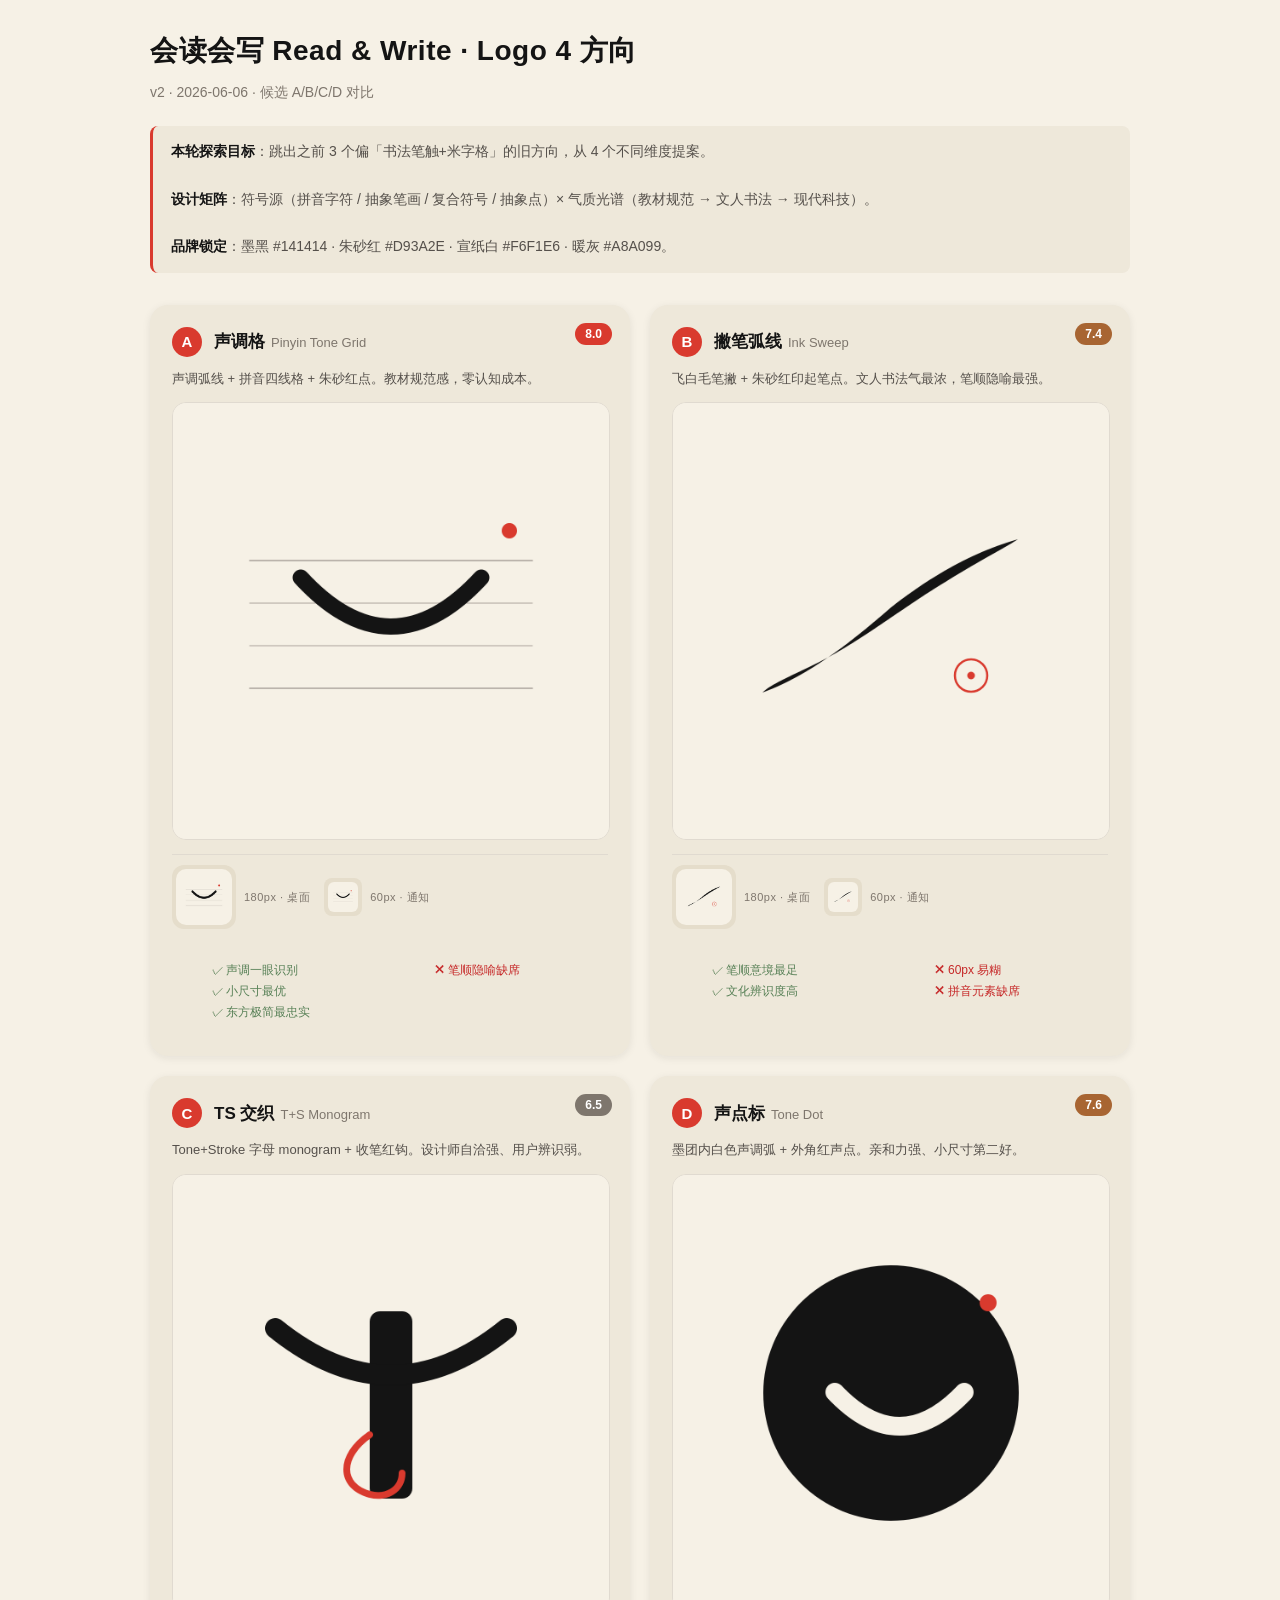
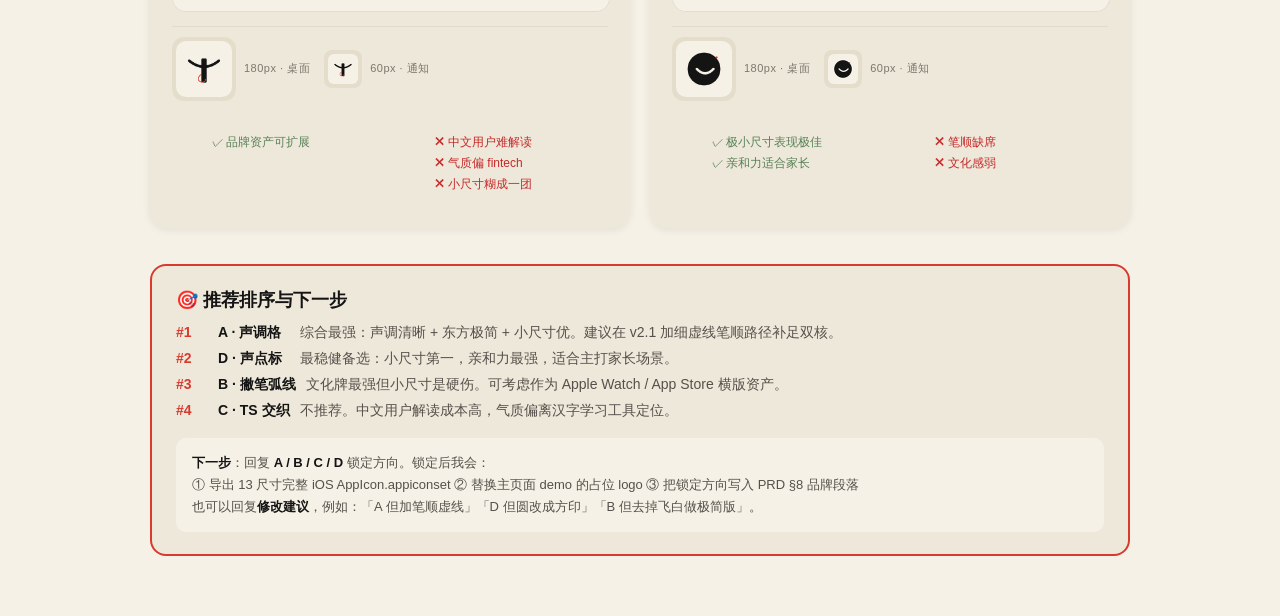
<file: prototype/screens/logo-compare.html>
<!DOCTYPE html>
<html lang="zh-CN">
<head>
<meta charset="UTF-8">
<meta name="viewport" content="width=device-width, initial-scale=1.0">
<title>会读会写 · Logo 4 方向对比</title>
<link rel="stylesheet" href="../assets/css/tokens.css">
<style>
  body {
    font-family: -apple-system, BlinkMacSystemFont, "PingFang SC", "Noto Sans SC", sans-serif;
    background: var(--bg-primary);
    color: var(--ink-primary);
    margin: 0;
    padding: 32px 20px 60px;
  }
  .container {
    max-width: 980px;
    margin: 0 auto;
  }
  h1 {
    font-size: 28px;
    font-weight: 600;
    margin: 0 0 4px;
    letter-spacing: 0.5px;
  }
  .subtitle {
    color: var(--ink-tertiary);
    font-size: 14px;
    margin-bottom: 24px;
  }
  .intro {
    background: var(--bg-secondary);
    border-left: 3px solid var(--accent-primary);
    padding: 14px 18px;
    border-radius: 8px;
    margin-bottom: 32px;
    font-size: 14px;
    line-height: 1.7;
    color: var(--ink-secondary);
  }
  .intro strong { color: var(--ink-primary); }
  .grid {
    display: grid;
    grid-template-columns: repeat(2, 1fr);
    gap: 20px;
  }
  @media (max-width: 720px) {
    .grid { grid-template-columns: 1fr; }
  }
  .card {
    background: var(--bg-secondary);
    border-radius: 18px;
    padding: 22px 22px 20px;
    box-shadow: var(--shadow-card);
    position: relative;
  }
  .card-header {
    display: flex;
    align-items: center;
    gap: 12px;
    margin-bottom: 12px;
  }
  .badge {
    width: 30px;
    height: 30px;
    border-radius: 50%;
    background: var(--accent-primary);
    color: white;
    display: flex;
    align-items: center;
    justify-content: center;
    font-weight: 600;
    font-size: 15px;
  }
  .card h2 {
    font-size: 17px;
    margin: 0;
    font-weight: 600;
  }
  .card h2 .en {
    color: var(--ink-tertiary);
    font-weight: 400;
    font-size: 13px;
    margin-left: 6px;
  }
  .tagline {
    font-size: 13px;
    color: var(--ink-secondary);
    margin: 0 0 14px;
    line-height: 1.5;
  }
  .preview-1024 {
    width: 100%;
    aspect-ratio: 1;
    background: var(--bg-primary);
    border-radius: 14px;
    overflow: hidden;
    margin-bottom: 14px;
    display: flex;
    align-items: center;
    justify-content: center;
    border: 1px solid var(--stroke-divider);
  }
  .preview-1024 img {
    width: 100%;
    height: 100%;
    object-fit: contain;
  }
  .size-row {
    display: flex;
    align-items: center;
    gap: 14px;
    padding: 10px 0;
    border-top: 1px solid var(--stroke-divider);
  }
  .size-item {
    display: flex;
    align-items: center;
    gap: 8px;
  }
  .size-item .img-box {
    background: var(--bg-tertiary);
    border-radius: 8px;
    padding: 4px;
    display: flex;
    align-items: center;
    justify-content: center;
  }
  .size-item .img-box.large { border-radius: 12px; }
  .size-item img {
    display: block;
    border-radius: 6px;
  }
  .size-item.s60 img { width: 30px; height: 30px; border-radius: 6px; }
  .size-item.s180 img { width: 56px; height: 56px; border-radius: 10px; }
  .size-item .lbl {
    font-size: 11px;
    color: var(--ink-tertiary);
    letter-spacing: 0.5px;
  }
  .verdict {
    display: grid;
    grid-template-columns: 1fr 1fr;
    gap: 8px;
    margin-top: 10px;
    font-size: 12px;
  }
  .pros, .cons {
    line-height: 1.5;
  }
  .pros { color: var(--state-success); }
  .cons { color: var(--state-error); }
  .pros li, .cons li {
    list-style: none;
    padding-left: 14px;
    position: relative;
    margin-bottom: 3px;
  }
  .pros li::before { content: "✓"; position: absolute; left: 0; }
  .cons li::before { content: "✕"; position: absolute; left: 0; }
  .score-badge {
    position: absolute;
    top: 18px;
    right: 18px;
    background: var(--accent-primary);
    color: white;
    padding: 4px 10px;
    border-radius: 12px;
    font-size: 12px;
    font-weight: 600;
  }
  .score-badge.mid { background: var(--state-warning); }
  .score-badge.low { background: var(--ink-tertiary); }

  .decision-box {
    margin-top: 36px;
    padding: 22px 24px;
    border: 2px solid var(--accent-primary);
    border-radius: 16px;
    background: var(--bg-secondary);
  }
  .decision-box h2 {
    margin: 0 0 12px;
    font-size: 18px;
  }
  .ranking {
    display: flex;
    flex-direction: column;
    gap: 8px;
    margin-bottom: 18px;
    font-size: 14px;
  }
  .ranking-row {
    display: flex;
    gap: 10px;
    align-items: baseline;
  }
  .ranking-row .pos {
    font-weight: 700;
    color: var(--accent-primary);
    min-width: 32px;
  }
  .ranking-row .name {
    font-weight: 600;
    min-width: 72px;
  }
  .ranking-row .reason {
    color: var(--ink-secondary);
    flex: 1;
  }
  .next-actions {
    background: var(--bg-primary);
    border-radius: 10px;
    padding: 14px 16px;
    font-size: 13px;
    line-height: 1.7;
    color: var(--ink-secondary);
  }
  .next-actions strong { color: var(--ink-primary); }
</style>
</head>
<body>
<div class="container">
  <h1>会读会写 Read &amp; Write · Logo 4 方向</h1>
  <p class="subtitle">v2 · 2026-06-06 · 候选 A/B/C/D 对比</p>

  <div class="intro">
    <strong>本轮探索目标</strong>：跳出之前 3 个偏「书法笔触+米字格」的旧方向，从 4 个不同维度提案。
    <br><br>
    <strong>设计矩阵</strong>：符号源（拼音字符 / 抽象笔画 / 复合符号 / 抽象点）× 气质光谱（教材规范 → 文人书法 → 现代科技）。
    <br><br>
    <strong>品牌锁定</strong>：墨黑 #141414 · 朱砂红 #D93A2E · 宣纸白 #F6F1E6 · 暖灰 #A8A099。
  </div>

  <div class="grid">
    <!-- A -->
    <div class="card">
      <div class="score-badge">8.0</div>
      <div class="card-header">
        <div class="badge">A</div>
        <h2>声调格<span class="en">Pinyin Tone Grid</span></h2>
      </div>
      <p class="tagline">声调弧线 + 拼音四线格 + 朱砂红点。教材规范感，零认知成本。</p>
      <div class="preview-1024"><img src="../assets/logo/logo-a-1024.png" alt="Logo A"></div>
      <div class="size-row">
        <div class="size-item s180"><div class="img-box large"><img src="../assets/logo/logo-a-180.png"></div><span class="lbl">180px · 桌面</span></div>
        <div class="size-item s60"><div class="img-box"><img src="../assets/logo/logo-a-60.png"></div><span class="lbl">60px · 通知</span></div>
      </div>
      <div class="verdict">
        <ul class="pros"><li>声调一眼识别</li><li>小尺寸最优</li><li>东方极简最忠实</li></ul>
        <ul class="cons"><li>笔顺隐喻缺席</li></ul>
      </div>
    </div>

    <!-- B -->
    <div class="card">
      <div class="score-badge mid">7.4</div>
      <div class="card-header">
        <div class="badge">B</div>
        <h2>撇笔弧线<span class="en">Ink Sweep</span></h2>
      </div>
      <p class="tagline">飞白毛笔撇 + 朱砂红印起笔点。文人书法气最浓，笔顺隐喻最强。</p>
      <div class="preview-1024"><img src="../assets/logo/logo-b-1024.png" alt="Logo B"></div>
      <div class="size-row">
        <div class="size-item s180"><div class="img-box large"><img src="../assets/logo/logo-b-180.png"></div><span class="lbl">180px · 桌面</span></div>
        <div class="size-item s60"><div class="img-box"><img src="../assets/logo/logo-b-60.png"></div><span class="lbl">60px · 通知</span></div>
      </div>
      <div class="verdict">
        <ul class="pros"><li>笔顺意境最足</li><li>文化辨识度高</li></ul>
        <ul class="cons"><li>60px 易糊</li><li>拼音元素缺席</li></ul>
      </div>
    </div>

    <!-- C -->
    <div class="card">
      <div class="score-badge low">6.5</div>
      <div class="card-header">
        <div class="badge">C</div>
        <h2>TS 交织<span class="en">T+S Monogram</span></h2>
      </div>
      <p class="tagline">Tone+Stroke 字母 monogram + 收笔红钩。设计师自洽强、用户辨识弱。</p>
      <div class="preview-1024"><img src="../assets/logo/logo-c-1024.png" alt="Logo C"></div>
      <div class="size-row">
        <div class="size-item s180"><div class="img-box large"><img src="../assets/logo/logo-c-180.png"></div><span class="lbl">180px · 桌面</span></div>
        <div class="size-item s60"><div class="img-box"><img src="../assets/logo/logo-c-60.png"></div><span class="lbl">60px · 通知</span></div>
      </div>
      <div class="verdict">
        <ul class="pros"><li>品牌资产可扩展</li></ul>
        <ul class="cons"><li>中文用户难解读</li><li>气质偏 fintech</li><li>小尺寸糊成一团</li></ul>
      </div>
    </div>

    <!-- D -->
    <div class="card">
      <div class="score-badge mid">7.6</div>
      <div class="card-header">
        <div class="badge">D</div>
        <h2>声点标<span class="en">Tone Dot</span></h2>
      </div>
      <p class="tagline">墨团内白色声调弧 + 外角红声点。亲和力强、小尺寸第二好。</p>
      <div class="preview-1024"><img src="../assets/logo/logo-d-1024.png" alt="Logo D"></div>
      <div class="size-row">
        <div class="size-item s180"><div class="img-box large"><img src="../assets/logo/logo-d-180.png"></div><span class="lbl">180px · 桌面</span></div>
        <div class="size-item s60"><div class="img-box"><img src="../assets/logo/logo-d-60.png"></div><span class="lbl">60px · 通知</span></div>
      </div>
      <div class="verdict">
        <ul class="pros"><li>极小尺寸表现极佳</li><li>亲和力适合家长</li></ul>
        <ul class="cons"><li>笔顺缺席</li><li>文化感弱</li></ul>
      </div>
    </div>
  </div>

  <div class="decision-box">
    <h2>🎯 推荐排序与下一步</h2>
    <div class="ranking">
      <div class="ranking-row"><span class="pos">#1</span><span class="name">A · 声调格</span><span class="reason">综合最强：声调清晰 + 东方极简 + 小尺寸优。建议在 v2.1 加细虚线笔顺路径补足双核。</span></div>
      <div class="ranking-row"><span class="pos">#2</span><span class="name">D · 声点标</span><span class="reason">最稳健备选：小尺寸第一，亲和力最强，适合主打家长场景。</span></div>
      <div class="ranking-row"><span class="pos">#3</span><span class="name">B · 撇笔弧线</span><span class="reason">文化牌最强但小尺寸是硬伤。可考虑作为 Apple Watch / App Store 横版资产。</span></div>
      <div class="ranking-row"><span class="pos">#4</span><span class="name">C · TS 交织</span><span class="reason">不推荐。中文用户解读成本高，气质偏离汉字学习工具定位。</span></div>
    </div>
    <div class="next-actions">
      <strong>下一步</strong>：回复 <strong>A / B / C / D</strong> 锁定方向。锁定后我会：
      <br>
      ① 导出 13 尺寸完整 iOS AppIcon.appiconset
      ② 替换主页面 demo 的占位 logo
      ③ 把锁定方向写入 PRD §8 品牌段落
      <br>
      也可以回复<strong>修改建议</strong>，例如：「A 但加笔顺虚线」「D 但圆改成方印」「B 但去掉飞白做极简版」。
    </div>
  </div>
</div>
</body>
</html>
</file>
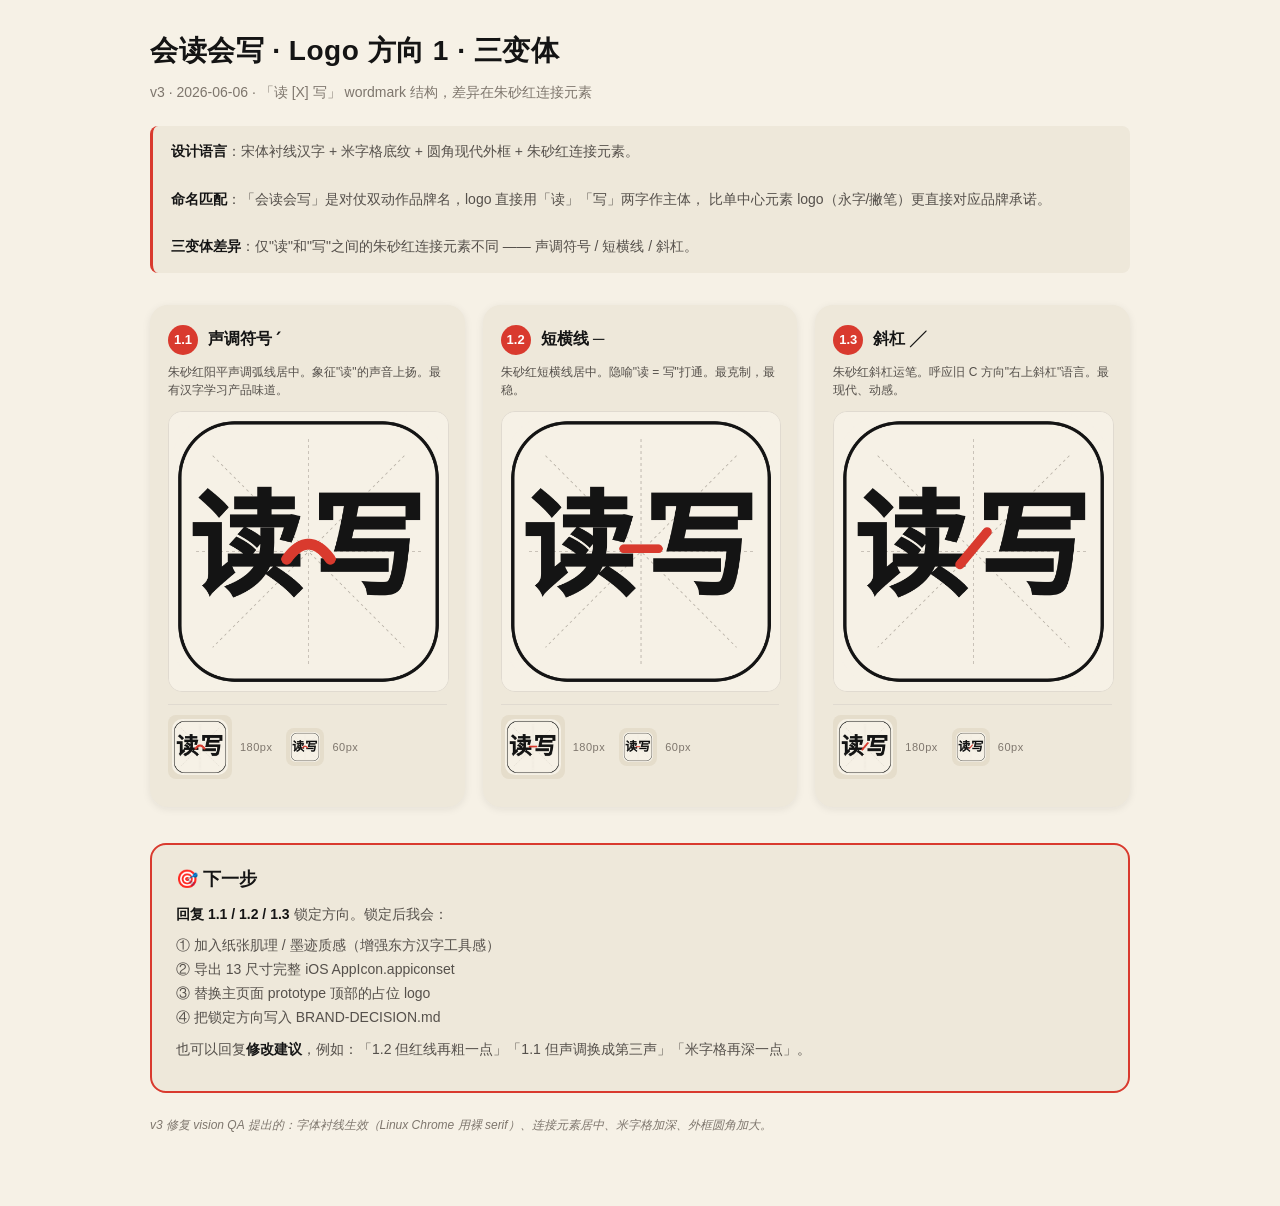
<file: prototype/screens/logo-v3.html>
<!DOCTYPE html>
<html lang="zh-CN">
<head>
<meta charset="UTF-8">
<meta name="viewport" content="width=device-width, initial-scale=1.0">
<title>会读会写 · Logo 方向 1 三变体</title>
<link rel="stylesheet" href="../assets/css/tokens.css">
<style>
  body{font-family:-apple-system,BlinkMacSystemFont,"PingFang SC","Noto Sans SC",sans-serif;
       background:var(--bg-primary);color:var(--ink-primary);margin:0;padding:32px 20px 60px;}
  .container{max-width:980px;margin:0 auto;}
  h1{font-size:28px;font-weight:600;margin:0 0 4px;letter-spacing:0.5px;}
  .subtitle{color:var(--ink-tertiary);font-size:14px;margin-bottom:24px;}
  .intro{background:var(--bg-secondary);border-left:3px solid var(--accent-primary);
         padding:14px 18px;border-radius:8px;margin-bottom:32px;font-size:14px;line-height:1.7;
         color:var(--ink-secondary);}
  .intro strong{color:var(--ink-primary);}
  .grid{display:grid;grid-template-columns:repeat(3,1fr);gap:18px;}
  @media (max-width:720px){.grid{grid-template-columns:1fr;}}
  .card{background:var(--bg-secondary);border-radius:18px;padding:20px 18px 18px;
        box-shadow:var(--shadow-card);}
  .card-header{display:flex;align-items:center;gap:10px;margin-bottom:8px;}
  .badge{width:30px;height:30px;border-radius:50%;background:var(--accent-primary);
         color:white;display:flex;align-items:center;justify-content:center;font-weight:600;
         font-size:13px;}
  .card h2{font-size:16px;margin:0;font-weight:600;}
  .tagline{font-size:12px;color:var(--ink-secondary);margin:0 0 12px;line-height:1.5;}
  .preview{width:100%;aspect-ratio:1;background:var(--bg-primary);border-radius:14px;
           overflow:hidden;margin-bottom:12px;border:1px solid var(--stroke-divider);}
  .preview img{width:100%;height:100%;object-fit:contain;}
  .size-row{display:flex;align-items:center;gap:14px;padding:10px 0;
            border-top:1px solid var(--stroke-divider);}
  .size-item{display:flex;align-items:center;gap:8px;}
  .size-item .img-box{background:var(--bg-tertiary);border-radius:8px;padding:4px;
                      display:flex;align-items:center;justify-content:center;}
  .size-item.s180 img{width:56px;height:56px;border-radius:10px;display:block;}
  .size-item.s60 img{width:30px;height:30px;border-radius:6px;display:block;}
  .size-item .lbl{font-size:11px;color:var(--ink-tertiary);letter-spacing:0.5px;}
  .decision{margin-top:36px;padding:22px 24px;border:2px solid var(--accent-primary);
            border-radius:16px;background:var(--bg-secondary);}
  .decision h2{margin:0 0 12px;font-size:18px;}
  .decision p{font-size:14px;line-height:1.7;color:var(--ink-secondary);margin:8px 0;}
  .decision strong{color:var(--ink-primary);}
  .changelog{margin-top:24px;font-size:12px;color:var(--ink-tertiary);font-style:italic;}
</style>
</head>
<body>
<div class="container">
  <h1>会读会写 · Logo 方向 1 · 三变体</h1>
  <p class="subtitle">v3 · 2026-06-06 · 「读 [X] 写」 wordmark 结构，差异在朱砂红连接元素</p>

  <div class="intro">
    <strong>设计语言</strong>：宋体衬线汉字 + 米字格底纹 + 圆角现代外框 + 朱砂红连接元素。
    <br><br>
    <strong>命名匹配</strong>：「会读会写」是对仗双动作品牌名，logo 直接用「读」「写」两字作主体，
    比单中心元素 logo（永字/撇笔）更直接对应品牌承诺。
    <br><br>
    <strong>三变体差异</strong>：仅"读"和"写"之间的朱砂红连接元素不同 —— 声调符号 / 短横线 / 斜杠。
  </div>

  <div class="grid">
    <div class="card">
      <div class="card-header"><div class="badge">1.1</div><h2>声调符号 ˊ</h2></div>
      <p class="tagline">朱砂红阳平声调弧线居中。象征"读"的声音上扬。最有汉字学习产品味道。</p>
      <div class="preview"><img src="../../logos-v3/logo-v11-1024.png" alt="v1.1"></div>
      <div class="size-row">
        <div class="size-item s180"><div class="img-box"><img src="../../logos-v3/logo-v11-180.png"></div><span class="lbl">180px</span></div>
        <div class="size-item s60"><div class="img-box"><img src="../../logos-v3/logo-v11-60.png"></div><span class="lbl">60px</span></div>
      </div>
    </div>

    <div class="card">
      <div class="card-header"><div class="badge">1.2</div><h2>短横线 ─</h2></div>
      <p class="tagline">朱砂红短横线居中。隐喻"读 = 写"打通。最克制，最稳。</p>
      <div class="preview"><img src="../../logos-v3/logo-v12-1024.png" alt="v1.2"></div>
      <div class="size-row">
        <div class="size-item s180"><div class="img-box"><img src="../../logos-v3/logo-v12-180.png"></div><span class="lbl">180px</span></div>
        <div class="size-item s60"><div class="img-box"><img src="../../logos-v3/logo-v12-60.png"></div><span class="lbl">60px</span></div>
      </div>
    </div>

    <div class="card">
      <div class="card-header"><div class="badge">1.3</div><h2>斜杠 ╱</h2></div>
      <p class="tagline">朱砂红斜杠运笔。呼应旧 C 方向"右上斜杠"语言。最现代、动感。</p>
      <div class="preview"><img src="../../logos-v3/logo-v13-1024.png" alt="v1.3"></div>
      <div class="size-row">
        <div class="size-item s180"><div class="img-box"><img src="../../logos-v3/logo-v13-180.png"></div><span class="lbl">180px</span></div>
        <div class="size-item s60"><div class="img-box"><img src="../../logos-v3/logo-v13-60.png"></div><span class="lbl">60px</span></div>
      </div>
    </div>
  </div>

  <div class="decision">
    <h2>🎯 下一步</h2>
    <p><strong>回复 1.1 / 1.2 / 1.3</strong> 锁定方向。锁定后我会：</p>
    <p>① 加入纸张肌理 / 墨迹质感（增强东方汉字工具感）<br>
    ② 导出 13 尺寸完整 iOS AppIcon.appiconset<br>
    ③ 替换主页面 prototype 顶部的占位 logo<br>
    ④ 把锁定方向写入 BRAND-DECISION.md</p>
    <p>也可以回复<strong>修改建议</strong>，例如：「1.2 但红线再粗一点」「1.1 但声调换成第三声」「米字格再深一点」。</p>
  </div>

  <p class="changelog">v3 修复 vision QA 提出的：字体衬线生效（Linux Chrome 用裸 serif）、连接元素居中、米字格加深、外框圆角加大。</p>
</div>
</body>
</html>
</file>
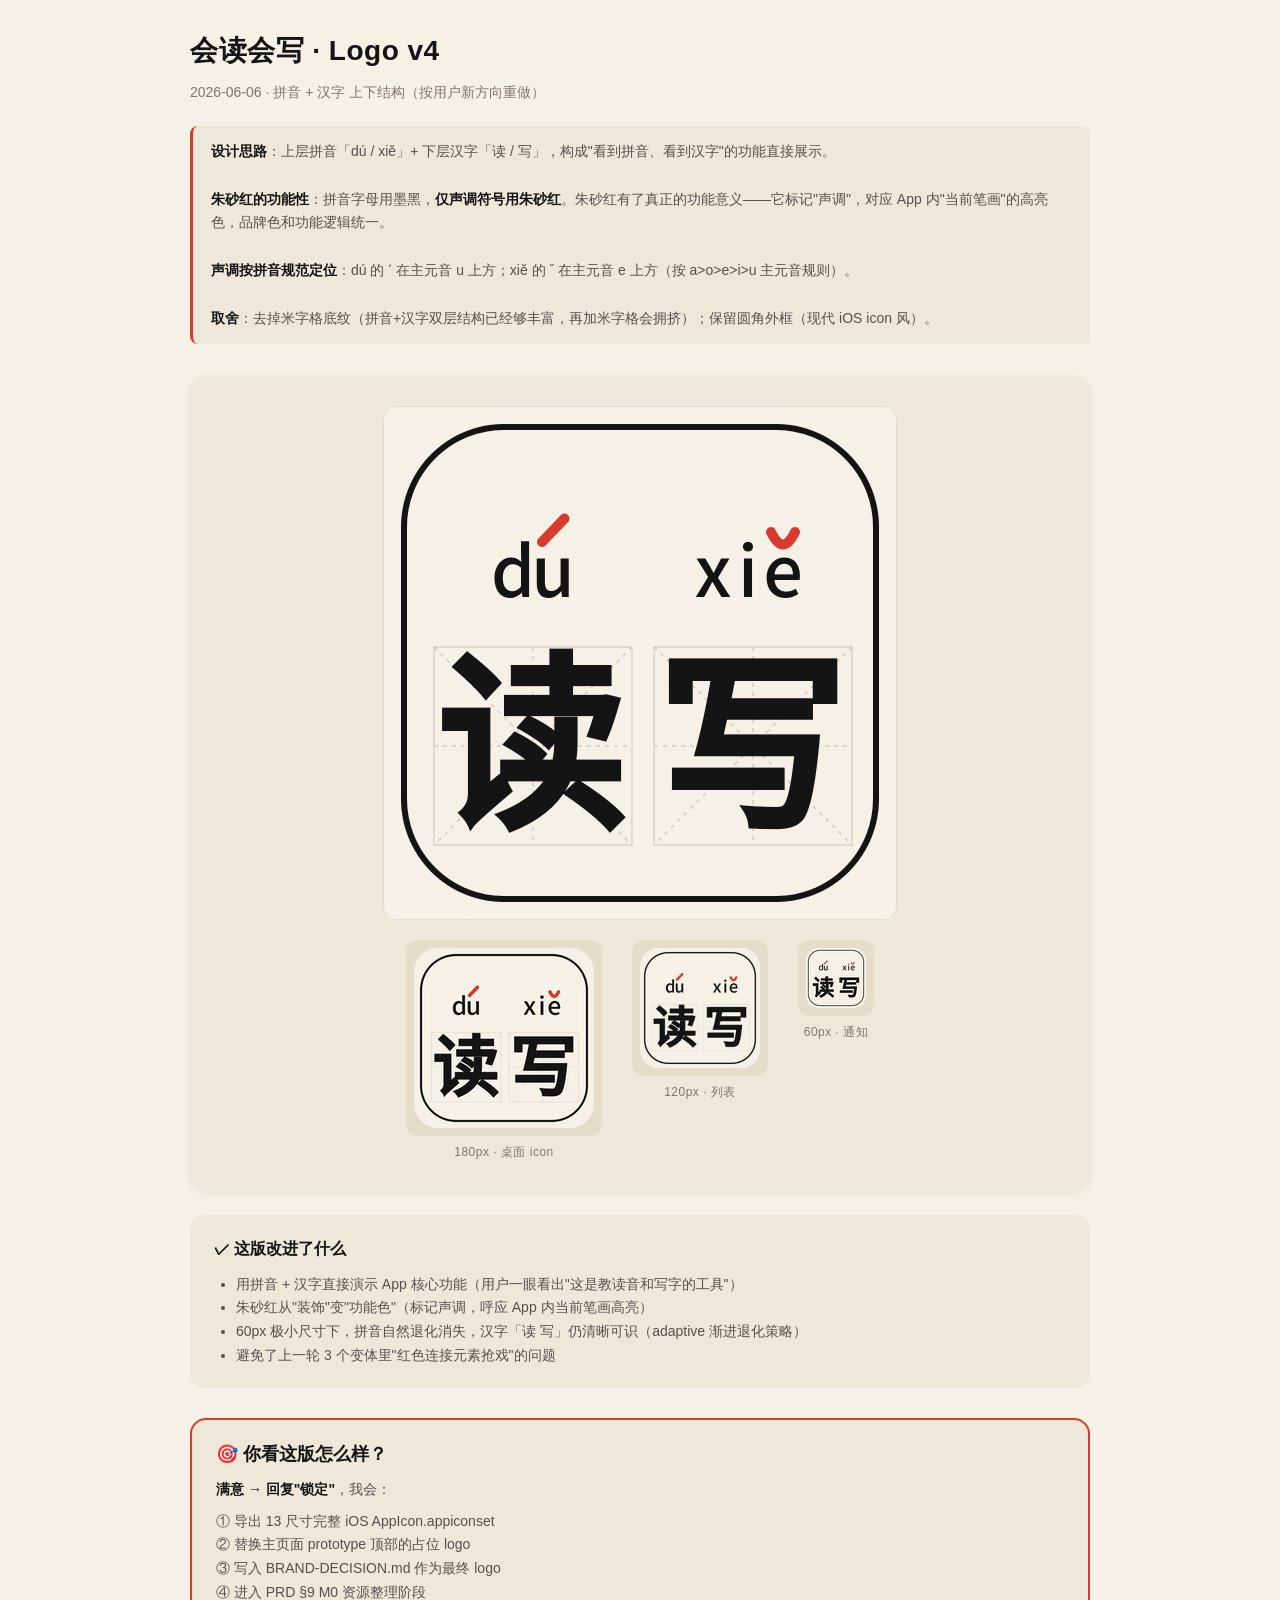
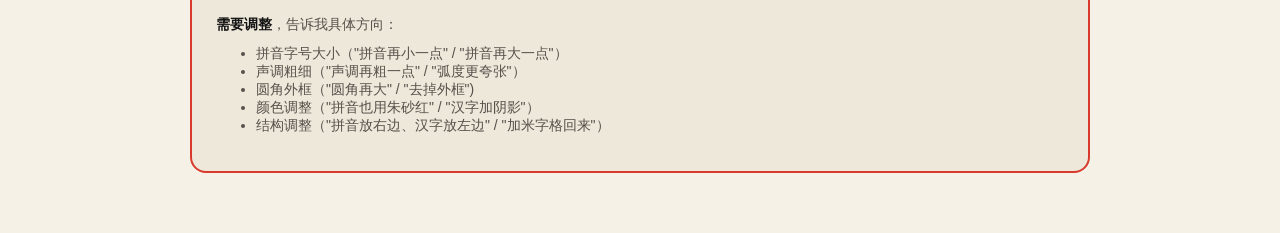
<file: prototype/screens/logo-v4.html>
<!DOCTYPE html>
<html lang="zh-CN">
<head>
<meta charset="UTF-8">
<meta name="viewport" content="width=device-width, initial-scale=1.0">
<title>会读会写 · Logo v4 · 拼音+汉字</title>
<link rel="stylesheet" href="../assets/css/tokens.css">
<style>
  body{font-family:-apple-system,BlinkMacSystemFont,"PingFang SC",sans-serif;
       background:var(--bg-primary);color:var(--ink-primary);margin:0;padding:32px 20px 60px;}
  .container{max-width:900px;margin:0 auto;}
  h1{font-size:28px;font-weight:600;margin:0 0 4px;letter-spacing:0.5px;}
  .subtitle{color:var(--ink-tertiary);font-size:14px;margin-bottom:24px;}
  .intro{background:var(--bg-secondary);border-left:3px solid var(--accent-primary);
         padding:14px 18px;border-radius:8px;margin-bottom:32px;font-size:14px;line-height:1.7;color:var(--ink-secondary);}
  .intro strong{color:var(--ink-primary);}
  .hero{background:var(--bg-secondary);border-radius:18px;padding:30px;text-align:center;
        box-shadow:var(--shadow-card);margin-bottom:24px;}
  .hero .preview-1024{width:512px;max-width:100%;aspect-ratio:1;margin:0 auto 16px;
                      background:var(--bg-primary);border-radius:14px;overflow:hidden;
                      border:1px solid var(--stroke-divider);}
  .hero .preview-1024 img{width:100%;height:100%;object-fit:contain;}
  .sizes{display:flex;justify-content:center;gap:30px;margin-top:20px;}
  .size-item{display:flex;flex-direction:column;align-items:center;gap:8px;}
  .size-item .img-box{background:var(--bg-tertiary);border-radius:12px;padding:8px;}
  .size-item img{display:block;}
  .size-item.s180 img{width:180px;height:180px;border-radius:24px;}
  .size-item.s60 img{width:60px;height:60px;border-radius:12px;}
  .size-item.s120 img{width:120px;height:120px;border-radius:18px;}
  .size-item .lbl{font-size:12px;color:var(--ink-tertiary);letter-spacing:0.5px;}
  .verdict{background:var(--bg-secondary);border-radius:14px;padding:20px 24px;margin-top:20px;
           font-size:14px;line-height:1.7;color:var(--ink-secondary);}
  .verdict h3{margin:0 0 10px;font-size:16px;color:var(--ink-primary);}
  .verdict ul{margin:6px 0 0;padding-left:22px;}
  .decision{margin-top:30px;padding:22px 24px;border:2px solid var(--accent-primary);
            border-radius:16px;background:var(--bg-secondary);}
  .decision h2{margin:0 0 12px;font-size:18px;}
  .decision p{font-size:14px;line-height:1.7;color:var(--ink-secondary);margin:8px 0;}
  .decision strong{color:var(--ink-primary);}
</style>
</head>
<body>
<div class="container">
  <h1>会读会写 · Logo v4</h1>
  <p class="subtitle">2026-06-06 · 拼音 + 汉字 上下结构（按用户新方向重做）</p>

  <div class="intro">
    <strong>设计思路</strong>：上层拼音「dú / xiě」+ 下层汉字「读 / 写」，构成"看到拼音、看到汉字"的功能直接展示。
    <br><br>
    <strong>朱砂红的功能性</strong>：拼音字母用墨黑，<strong>仅声调符号用朱砂红</strong>。朱砂红有了真正的功能意义——它标记"声调"，对应 App 内"当前笔画"的高亮色，品牌色和功能逻辑统一。
    <br><br>
    <strong>声调按拼音规范定位</strong>：dú 的 ˊ 在主元音 u 上方；xiě 的 ˇ 在主元音 e 上方（按 a&gt;o&gt;e&gt;i&gt;u 主元音规则）。
    <br><br>
    <strong>取舍</strong>：去掉米字格底纹（拼音+汉字双层结构已经够丰富，再加米字格会拥挤）；保留圆角外框（现代 iOS icon 风）。
  </div>

  <div class="hero">
    <div class="preview-1024"><img src="../../logos-v4/logo-1024.png" alt="logo 1024"></div>
    <div class="sizes">
      <div class="size-item s180"><div class="img-box"><img src="../../logos-v4/logo-180.png"></div><span class="lbl">180px · 桌面 icon</span></div>
      <div class="size-item s120"><div class="img-box"><img src="../../logos-v4/logo-180.png" style="width:120px;height:120px;"></div><span class="lbl">120px · 列表</span></div>
      <div class="size-item s60"><div class="img-box"><img src="../../logos-v4/logo-60.png"></div><span class="lbl">60px · 通知</span></div>
    </div>
  </div>

  <div class="verdict">
    <h3>✓ 这版改进了什么</h3>
    <ul>
      <li>用拼音 + 汉字直接演示 App 核心功能（用户一眼看出"这是教读音和写字的工具"）</li>
      <li>朱砂红从"装饰"变"功能色"（标记声调，呼应 App 内当前笔画高亮）</li>
      <li>60px 极小尺寸下，拼音自然退化消失，汉字「读 写」仍清晰可识（adaptive 渐进退化策略）</li>
      <li>避免了上一轮 3 个变体里"红色连接元素抢戏"的问题</li>
    </ul>
  </div>

  <div class="decision">
    <h2>🎯 你看这版怎么样？</h2>
    <p><strong>满意 → 回复"锁定"</strong>，我会：</p>
    <p>① 导出 13 尺寸完整 iOS AppIcon.appiconset<br>
    ② 替换主页面 prototype 顶部的占位 logo<br>
    ③ 写入 BRAND-DECISION.md 作为最终 logo<br>
    ④ 进入 PRD §9 M0 资源整理阶段</p>
    <p><strong>需要调整</strong>，告诉我具体方向：</p>
    <ul style="font-size:14px;color:var(--ink-secondary);margin-top:8px;">
      <li>拼音字号大小（"拼音再小一点" / "拼音再大一点"）</li>
      <li>声调粗细（"声调再粗一点" / "弧度更夸张"）</li>
      <li>圆角外框（"圆角再大" / "去掉外框")</li>
      <li>颜色调整（"拼音也用朱砂红" / "汉字加阴影"）</li>
      <li>结构调整（"拼音放右边、汉字放左边" / "加米字格回来"）</li>
    </ul>
  </div>
</div>
</body>
</html>
</file>
<file: prototype/assets/css/tokens.css>
/* ============================================================
   会读会写 Read & Write — 色彩令牌 CSS
   CSS Custom Properties for Light & Dark Modes
   
   Usage:
     1. Include this stylesheet
     2. Light mode is default (no data-theme needed)
     3. Dark mode activates via:
        a) @media (prefers-color-scheme: dark)  —  follow system
        b) [data-theme="dark"]                  —  manual toggle
   
   Version: v1.0  |  2026-06-06
   ============================================================ */

/* ---- Root / Light Mode (default) --------------------------- */
:root,
[data-theme="light"] {
  /* Backgrounds */
  --bg-primary:          #F6F1E6;
  --bg-secondary:        #EEE8DA;
  --bg-tertiary:         #E5DDCB;

  /* Ink (text) */
  --ink-primary:         #141414;
  --ink-secondary:       #55504B;
  --ink-tertiary:        #7E766D;

  /* Accent (actions, tones, current stroke) */
  --accent-primary:      #D93A2E;
  --accent-hover:        #C43328;
  --accent-pressed:      #AD2C22;

  /* Strokes & dividers */
  --stroke-grid:         #C8C0B6;
  --stroke-grid-accent:  #D93A2E;
  --stroke-divider:      #E0DAD0;

  /* States (practice feedback) */
  --state-success:       #588157;
  --state-warning:       #A86532;
  --state-error:         #C62828;

  /* Shadows */
  --shadow-card:         0 2px 8px rgba(20, 20, 20, 0.08);
  --shadow-modal:        0 8px 32px rgba(20, 20, 20, 0.16);
}

/* ---- Dark Mode — follow system preference ------------------ */
@media (prefers-color-scheme: dark) {
  :root {
    /* Backgrounds */
    --bg-primary:          #1A1A1A;
    --bg-secondary:        #242424;
    --bg-tertiary:         #2C2C2C;

    /* Ink (text) */
    --ink-primary:         #F6F1E6;
    --ink-secondary:       #C8C0B6;
    --ink-tertiary:        #8A8278;

    /* Accent (朱砂红 unchanged in dark mode) */
    --accent-primary:      #D93A2E;
    --accent-hover:        #E54A3E;  /* lighter on dark bg */
    --accent-pressed:      #BF2E22;

    /* Strokes & dividers */
    --stroke-grid:         #5C5550;
    --stroke-grid-accent:  #D93A2E;
    --stroke-divider:      #3A3530;

    /* States */
    --state-success:       #6AAF6A;
    --state-warning:       #E0A060;
    --state-error:         #EF5350;

    /* Shadows */
    --shadow-card:         0 2px 8px rgba(0, 0, 0, 0.40);
    --shadow-modal:        0 8px 32px rgba(0, 0, 0, 0.60);
  }
}

/* ---- Dark Mode — manual toggle via data-theme -------------- */
[data-theme="dark"] {
  /* Backgrounds */
  --bg-primary:          #1A1A1A;
  --bg-secondary:        #242424;
  --bg-tertiary:         #2C2C2C;

  /* Ink (text) */
  --ink-primary:         #F6F1E6;
  --ink-secondary:       #C8C0B6;
  --ink-tertiary:        #8A8278;

  /* Accent */
  --accent-primary:      #D93A2E;
  --accent-hover:        #E54A3E;
  --accent-pressed:      #BF2E22;

  /* Strokes & dividers */
  --stroke-grid:         #5C5550;
  --stroke-grid-accent:  #D93A2E;
  --stroke-divider:      #3A3530;

  /* States */
  --state-success:       #6AAF6A;
  --state-warning:       #E0A060;
  --state-error:         #EF5350;

  /* Shadows */
  --shadow-card:         0 2px 8px rgba(0, 0, 0, 0.40);
  --shadow-modal:        0 8px 32px rgba(0, 0, 0, 0.60);
}

/* ---- Utility classes for rapid prototyping ----------------- */
.bg-primary   { background: var(--bg-primary); }
.bg-secondary { background: var(--bg-secondary); }
.bg-tertiary  { background: var(--bg-tertiary); }

.ink-primary   { color: var(--ink-primary); }
.ink-secondary { color: var(--ink-secondary); }
.ink-tertiary  { color: var(--ink-tertiary); }

.accent-primary { color: var(--accent-primary); }
.state-success  { color: var(--state-success); }
.state-warning  { color: var(--state-warning); }
.state-error    { color: var(--state-error); }
</file>
<file: tokens/tokens.css>
/* ============================================================
   会读会写 Read & Write — 色彩令牌 CSS
   CSS Custom Properties for Light & Dark Modes
   
   Usage:
     1. Include this stylesheet
     2. Light mode is default (no data-theme needed)
     3. Dark mode activates via:
        a) @media (prefers-color-scheme: dark)  —  follow system
        b) [data-theme="dark"]                  —  manual toggle
   
   Version: v1.0  |  2026-06-06
   ============================================================ */

/* ---- Root / Light Mode (default) --------------------------- */
:root,
[data-theme="light"] {
  /* Backgrounds */
  --bg-primary:          #F6F1E6;
  --bg-secondary:        #EEE8DA;
  --bg-tertiary:         #E5DDCB;

  /* Ink (text) */
  --ink-primary:         #141414;
  --ink-secondary:       #55504B;
  --ink-tertiary:        #7E766D;

  /* Accent (actions, tones, current stroke) */
  --accent-primary:      #D93A2E;
  --accent-hover:        #C43328;
  --accent-pressed:      #AD2C22;

  /* Strokes & dividers */
  --stroke-grid:         #C8C0B6;
  --stroke-grid-accent:  #D93A2E;
  --stroke-divider:      #E0DAD0;

  /* States (practice feedback) */
  --state-success:       #588157;
  --state-warning:       #A86532;
  --state-error:         #C62828;

  /* Shadows */
  --shadow-card:         0 2px 8px rgba(20, 20, 20, 0.08);
  --shadow-modal:        0 8px 32px rgba(20, 20, 20, 0.16);
}

/* ---- Dark Mode — follow system preference ------------------ */
@media (prefers-color-scheme: dark) {
  :root {
    /* Backgrounds */
    --bg-primary:          #1A1A1A;
    --bg-secondary:        #242424;
    --bg-tertiary:         #2C2C2C;

    /* Ink (text) */
    --ink-primary:         #F6F1E6;
    --ink-secondary:       #C8C0B6;
    --ink-tertiary:        #8A8278;

    /* Accent (朱砂红 unchanged in dark mode) */
    --accent-primary:      #D93A2E;
    --accent-hover:        #E54A3E;  /* lighter on dark bg */
    --accent-pressed:      #BF2E22;

    /* Strokes & dividers */
    --stroke-grid:         #5C5550;
    --stroke-grid-accent:  #D93A2E;
    --stroke-divider:      #3A3530;

    /* States */
    --state-success:       #6AAF6A;
    --state-warning:       #E0A060;
    --state-error:         #EF5350;

    /* Shadows */
    --shadow-card:         0 2px 8px rgba(0, 0, 0, 0.40);
    --shadow-modal:        0 8px 32px rgba(0, 0, 0, 0.60);
  }
}

/* ---- Dark Mode — manual toggle via data-theme -------------- */
[data-theme="dark"] {
  /* Backgrounds */
  --bg-primary:          #1A1A1A;
  --bg-secondary:        #242424;
  --bg-tertiary:         #2C2C2C;

  /* Ink (text) */
  --ink-primary:         #F6F1E6;
  --ink-secondary:       #C8C0B6;
  --ink-tertiary:        #8A8278;

  /* Accent */
  --accent-primary:      #D93A2E;
  --accent-hover:        #E54A3E;
  --accent-pressed:      #BF2E22;

  /* Strokes & dividers */
  --stroke-grid:         #5C5550;
  --stroke-grid-accent:  #D93A2E;
  --stroke-divider:      #3A3530;

  /* States */
  --state-success:       #6AAF6A;
  --state-warning:       #E0A060;
  --state-error:         #EF5350;

  /* Shadows */
  --shadow-card:         0 2px 8px rgba(0, 0, 0, 0.40);
  --shadow-modal:        0 8px 32px rgba(0, 0, 0, 0.60);
}

/* ---- Utility classes for rapid prototyping ----------------- */
.bg-primary   { background: var(--bg-primary); }
.bg-secondary { background: var(--bg-secondary); }
.bg-tertiary  { background: var(--bg-tertiary); }

.ink-primary   { color: var(--ink-primary); }
.ink-secondary { color: var(--ink-secondary); }
.ink-tertiary  { color: var(--ink-tertiary); }

.accent-primary { color: var(--accent-primary); }
.state-success  { color: var(--state-success); }
.state-warning  { color: var(--state-warning); }
.state-error    { color: var(--state-error); }
</file>
<file: prototype/assets/css/iphone-frame.css>
/* ============================================
   iPhone 15 Mockup Frame
   实战验证版本（从 aireader-mockup 抽取）

   配套：shared.js 会自动注入 status-bar + home-indicator
   embed 模式：iframe 嵌入时 shared.js 会通过 CSS 隐藏外层 chrome
   ============================================ */

* {
  box-sizing: border-box;
  -webkit-font-smoothing: antialiased;
  -moz-osx-font-smoothing: grayscale;
}

html, body {
  margin: 0;
  padding: 0;
  font-family: var(--font-system);
  background: linear-gradient(135deg, #f5f5f7 0%, #e8e8ec 100%);
  min-height: 100vh;
  color: var(--c-fg-primary);
}

@media (prefers-color-scheme: dark) {
  html, body {
    background: linear-gradient(135deg, #1a1a1c 0%, #0e0e10 100%);
  }
}

/* --- iPhone Outer Shell --- */
.iphone-frame {
  width: var(--iphone-width);
  height: var(--iphone-height);
  background: var(--iphone-frame);
  border-radius: var(--iphone-radius);
  padding: var(--iphone-bezel);
  position: relative;
  box-shadow:
    0 0 0 2px rgba(255,255,255,0.06) inset,
    0 30px 80px -20px rgba(0,0,0,0.4),
    0 0 0 1px rgba(0,0,0,0.5);
  margin: 40px auto;
}

/* --- iPhone Screen (容器) --- */
.iphone-screen {
  width: 100%;
  height: 100%;
  background: var(--c-bg);
  border-radius: calc(var(--iphone-radius) - var(--iphone-bezel));
  overflow: hidden;
  position: relative;
  display: flex;
  flex-direction: column;
}

/* --- no-chrome 修饰类 ---
   用法：首页 index.html 里嵌入 iframe 的 iPhone screen
   加 class="iphone-screen no-chrome"，shared.js 会跳过给它
   注入 status-bar / home-indicator，避免与 iframe 内的重复

   这是关键修复！缺少这个会导致首页预览出现"双 9:41"
*/
.iphone-screen.no-chrome {
  /* 仅作为标记，样式上等同 .iphone-screen */
}

/* --- Dynamic Island (iPhone 15) --- */
.dynamic-island {
  position: absolute;
  top: 11px;
  left: 50%;
  transform: translateX(-50%);
  width: var(--notch-width);
  height: var(--notch-height);
  background: #000;
  border-radius: 999px;
  z-index: 100;
  pointer-events: none;
}

/* --- Status Bar (shared.js 自动注入) --- */
.status-bar {
  height: 54px;
  padding: 16px 32px 0;
  display: flex;
  justify-content: space-between;
  align-items: flex-start;
  font-size: 17px;
  font-weight: 600;
  color: var(--c-fg-primary);
  flex-shrink: 0;
}

.status-bar .time {
  letter-spacing: 0.3px;
}

.status-bar .indicators {
  display: flex;
  gap: 6px;
  align-items: center;
  font-size: 14px;
}

.status-bar .indicators svg {
  width: 18px;
  height: 12px;
  fill: var(--c-fg-primary);
}

/* --- Home Indicator (shared.js 自动注入) --- */
.home-indicator {
  position: absolute;
  bottom: 8px;
  left: 50%;
  transform: translateX(-50%);
  width: 134px;
  height: 5px;
  background: var(--c-fg-primary);
  border-radius: 999px;
  opacity: 0.92;
  z-index: 100;
}

/* --- Screen Content (可滚动区域) --- */
.screen-content {
  flex: 1;
  overflow-y: auto;
  overflow-x: hidden;
  -webkit-overflow-scrolling: touch;
  position: relative;
}

.screen-content::-webkit-scrollbar {
  display: none;
}

/* --- Multi-iPhone Display (for flow page) --- */
.iphone-row {
  display: flex;
  gap: 56px;
  align-items: flex-start;
  justify-content: center;
  flex-wrap: wrap;
  padding: 40px;
}

.iphone-row .iphone-frame {
  margin: 0;
  transform: scale(0.75);
  transform-origin: top center;
  margin-bottom: -200px;
}
</file>
